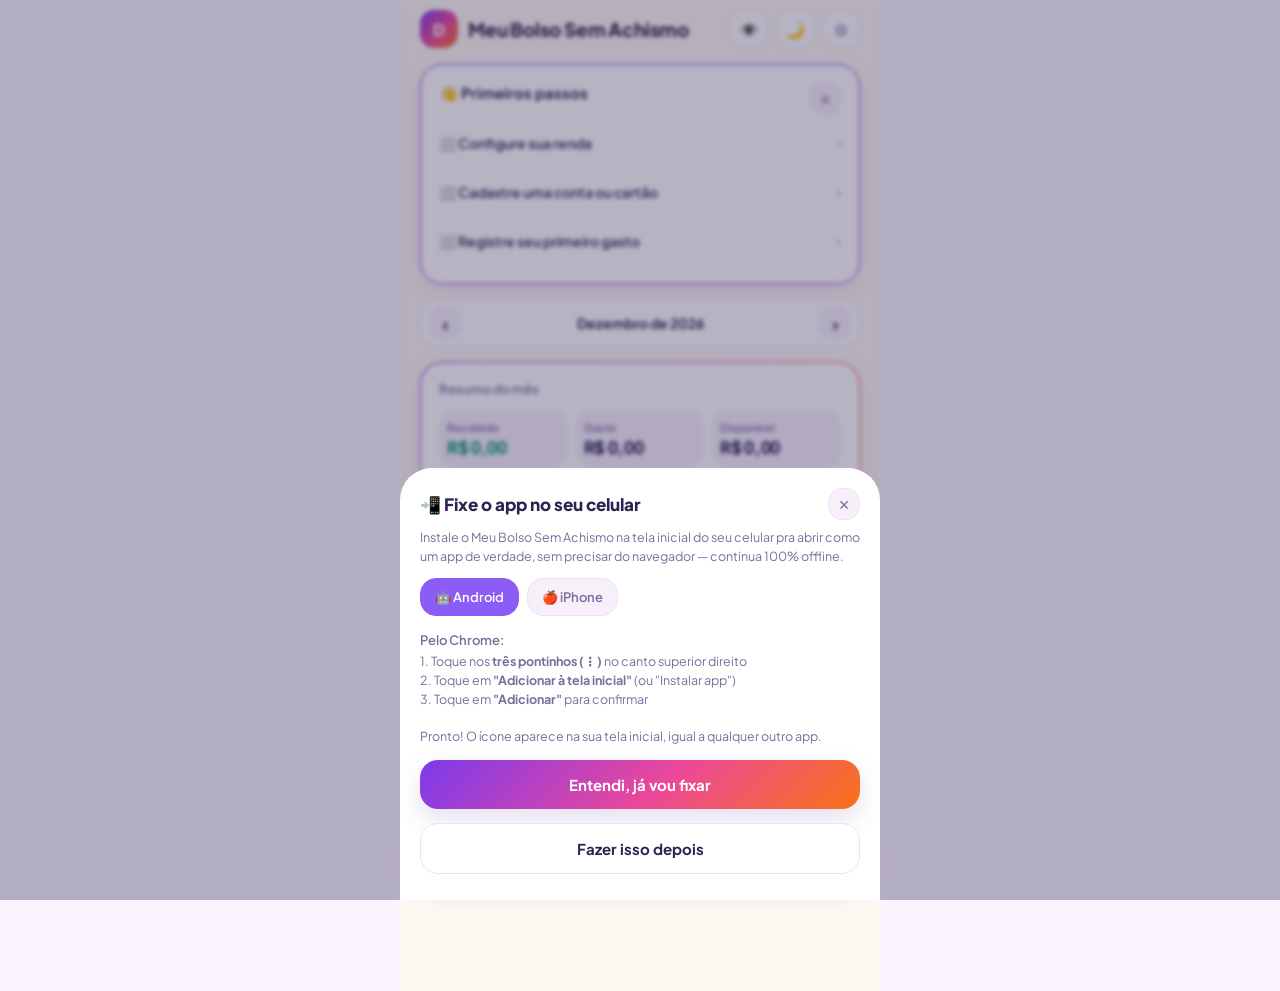
<file: index.html>
<!DOCTYPE html>
<html lang="pt-BR">
<head>
<meta charset="UTF-8">
<meta name="viewport" content="width=device-width, initial-scale=1, maximum-scale=1, viewport-fit=cover">
<title>Meu Bolso Sem Achismo</title>
<meta name="theme-color" content="#0F0E2A">
<link rel="manifest" href="manifest.json">
<link rel="apple-touch-icon" href="icons/icon.svg">
<link rel="icon" href="icons/icon.svg">
<meta name="apple-mobile-web-app-capable" content="yes">
<meta name="apple-mobile-web-app-status-bar-style" content="default">
<meta name="apple-mobile-web-app-title" content="Meu Bolso">
<link rel="preconnect" href="https://fonts.googleapis.com">
<link rel="preconnect" href="https://fonts.gstatic.com" crossorigin>
<link href="https://fonts.googleapis.com/css2?family=Plus+Jakarta+Sans:wght@400;500;600;700;800&display=swap" rel="stylesheet">
<script src="js/theme.js"></script>
<link rel="stylesheet" href="css/style.css">
</head>
<body>

<!-- ============ TELA DE BLOQUEIO (PIN) ============ -->
<div id="lock-screen" style="display:none;position:fixed;inset:0;z-index:200;background:var(--bg);flex-direction:column;align-items:center;justify-content:center;padding:24px;">
  <div style="font-size:44px;margin-bottom:4px;">🔒</div>
  <p style="font-weight:600;margin-bottom:20px;color:var(--text);">Digite seu PIN</p>
  <div id="lock-dots" style="display:flex;gap:12px;margin-bottom:16px;"></div>
  <div id="lock-error" style="color:var(--danger);font-size:13px;margin-bottom:8px;height:16px;"></div>
  <div id="lock-keypad" style="display:grid;grid-template-columns:repeat(3,64px);gap:14px;"></div>
  <button id="btn-forgot-pin" style="margin-top:24px;background:none;border:none;color:var(--text-secondary);font-size:13px;text-decoration:underline;cursor:pointer;">Esqueci meu PIN</button>
</div>
<script>
  (function () {
    if (localStorage.getItem('finapp_pin') && sessionStorage.getItem('finapp_unlocked') !== '1') {
      document.getElementById('lock-screen').style.display = 'flex';
    }
  })();
</script>

<div id="app">

  <div class="appbar">
    <div class="appbar-avatar">D</div>
    <span id="appbar-title">Meu Bolso Sem Achismo</span>
    <div class="appbar-actions">
      <button class="icon-btn" id="btn-toggle-hide" title="Ocultar valores">👁️</button>
      <button class="icon-btn" id="btn-toggle-theme" title="Tema claro/escuro">🌙</button>
      <button class="icon-btn nav-item" data-screen="more" title="Ajustes">⚙️</button>
    </div>
  </div>

  <!-- ============ DASHBOARD ============ -->
  <section class="screen active" id="screen-dashboard">
    <div class="card" id="onboarding-card" style="display:none;border:1px solid var(--primary);">
      <div style="display:flex;justify-content:space-between;align-items:flex-start;">
        <p class="card-title" style="color:var(--text);font-weight:700;font-size:15px;">👋 Primeiros passos</p>
        <button class="close-btn" id="btn-dismiss-onboarding" title="Dispensar">✕</button>
      </div>
      <div id="onboarding-steps" style="margin-top:4px;"></div>
    </div>

    <div class="month-nav" data-month-nav>
      <button class="close-btn" data-month-prev>‹</button>
      <span class="month-nav-label" data-month-label>—</span>
      <button class="close-btn" data-month-next>›</button>
      <button class="chip" data-month-today style="display:none;">Hoje</button>
    </div>

    <div class="card card-hero">
      <div style="display:flex;justify-content:space-between;align-items:flex-start;">
        <p class="card-title" style="margin:0;">Resumo do mês</p>
      </div>
      <div class="summary-grid">
        <div>
          <p class="card-title">Recebido</p>
          <p class="big-number" id="dash-total-income" style="color:var(--success);">R$ 0,00</p>
        </div>
        <div>
          <p class="card-title">Gasto</p>
          <p class="big-number" id="dash-total-spent">R$ 0,00</p>
        </div>
        <div>
          <p class="card-title">Disponível</p>
          <p class="big-number" id="dash-available">R$ 0,00</p>
        </div>
      </div>
      <p class="sub-line" id="dash-comparison">—</p>
      <p class="sub-line" id="dash-available-note" style="margin-top:2px;"></p>
      <div id="dash-benefit-balance" style="margin-top:4px;"></div>
      <div id="dash-other-currencies" style="margin-top:8px;"></div>
    </div>

    <button class="btn btn-primary" id="btn-open-simulate" style="font-size:16px;">💬 Posso gastar isso?</button>

    <div id="dash-alerts"></div>
    <div id="dash-savings-line"></div>

    <div class="section-title">Onde você está gastando mais</div>
    <div class="card" id="dash-chart-categories"></div>

    <button class="btn btn-secondary" id="btn-open-analysis">📊 Ver análise completa</button>
  </section>

  <!-- ============ CONTAS A PAGAR ============ -->
  <section class="screen" id="screen-bills">
    <div class="section-title">Faturas de cartão</div>
    <div id="card-bills-alerts"></div>
    <div class="card" id="card-bills-list"></div>

    <div class="section-title">Contas fixas</div>
    <div id="bills-alerts"></div>
    <div class="card" id="bills-list"></div>
    <button class="btn btn-secondary" id="btn-add-bill">+ Adicionar conta a pagar</button>
  </section>

  <!-- ============ ANÁLISE DETALHADA ============ -->
  <section class="screen" id="screen-analysis">
    <div style="display:flex;align-items:center;gap:6px;margin-bottom:12px;">
      <button class="close-btn" id="btn-analysis-back" style="font-size:22px;">‹</button>
      <p style="font-weight:600;font-size:15px;margin:0;color:var(--text);">Análise detalhada</p>
    </div>

    <div class="section-title">Gastos x receitas (últimos 6 meses)</div>
    <div class="card" id="dash-chart-trend"></div>

    <div class="section-title">Receitas este mês</div>
    <div class="card">
      <p class="card-title">Detalhamento por tipo</p>
      <div id="dash-income-breakdown" style="margin-top:8px;"></div>
    </div>

    <div class="section-title">Orçamento por categoria</div>
    <div class="card" id="dash-budgets"></div>

    <div class="section-title">Transações do mês</div>
    <div class="card" id="dash-transactions"></div>
    <button class="btn btn-secondary" id="btn-open-history">🔎 Ver todas as transações</button>
  </section>

  <!-- ============ CADASTRO ============ -->
  <!-- ============ ORÇAMENTOS ============ -->
  <section class="screen" id="screen-budgets">
    <div class="month-nav" data-month-nav>
      <button class="close-btn" data-month-prev>‹</button>
      <span class="month-nav-label" data-month-label>—</span>
      <button class="close-btn" data-month-next>›</button>
      <button class="chip" data-month-today style="display:none;">Hoje</button>
    </div>

    <div id="budget-total-alert"></div>

    <div class="section-title">Como está o mês</div>
    <div class="card" id="budget-progress"></div>
    <div id="budget-reallocation"></div>

    <div class="section-title">Quanto guardar por mês</div>
    <div class="card" id="savings-plan"></div>

    <div class="section-title">Limites por categoria</div>
    <div class="card">
      <p class="card-title">Defina o limite mensal por categoria</p>
      <div id="budget-inputs"></div>
    </div>
    <div class="card">
      <p class="card-title">Sugestão 50/30/20 (com base na sua renda)</p>
      <div id="budget-suggestion" class="sub-line">Cadastre sua renda em Mais &gt; Perfil para ver a sugestão.</div>
    </div>
  </section>

  <!-- ============ INVESTIMENTOS ============ -->
  <section class="screen" id="screen-investments">
    <div class="card card-hero">
      <p class="card-title">Patrimônio investido</p>
      <p class="big-number" id="inv-total">R$ 0,00</p>
      <div id="inv-other-currencies" style="margin-top:8px;"></div>
    </div>
    <div class="section-title">Guardar dinheiro</div>
    <div class="card">
      <p class="sub-line" style="margin-bottom:4px;">Tire da sua conta e mande direto para onde o dinheiro vai ficar.</p>
      <div class="save-actions">
        <button class="btn btn-secondary" id="btn-save-to-invest">📈 Investir<br><span class="sub-line">corretora, Tesouro, CDB…</span></button>
        <button class="btn btn-secondary" id="btn-save-to-vault">🐷 Guardar<br><span class="sub-line">cofre, caixinha, outra conta</span></button>
      </div>
      <div id="inv-vaults" style="margin-top:6px;"></div>
    </div>
    <div id="inv-alerts"></div>
    <div class="section-title">Alocação por classe (R$)</div>
    <div class="card" id="inv-allocation"></div>
    <div class="section-title">Por corretora (R$)</div>
    <div class="card" id="inv-by-broker"></div>
    <div class="section-title">Por investimento (R$)</div>
    <div class="card" id="inv-by-name"></div>
    <div class="section-title">Aportes e resgates</div>
    <div class="card" id="inv-list"></div>
  </section>

  <!-- ============ MAIS: PERFIL, BACKUP, AJUDA ============ -->
  <section class="screen" id="screen-more">
    <div class="section-title">Segurança</div>
    <div class="card">
      <p class="card-title">Bloqueio por PIN</p>
      <p class="sub-line" id="pin-status">Nenhum PIN configurado.</p>
      <button class="btn btn-primary" id="btn-set-pin">🔒 Criar PIN</button>
      <button class="btn btn-secondary" id="btn-remove-pin" style="display:none;">Remover PIN</button>
    </div>

    <div class="section-title">Aparência</div>
    <div class="card">
      <p class="card-title">Tema do app</p>
      <div class="chip-list" id="theme-chips">
        <div class="chip" data-theme-pref="auto">🌗 Automático</div>
        <div class="chip" data-theme-pref="claro">☀️ Claro</div>
        <div class="chip" data-theme-pref="escuro">🌙 Escuro</div>
      </div>
      <p class="sub-line">No automático, o app segue o tema do seu celular.</p>
    </div>

    <div class="section-title">Notificações</div>
    <div class="card">
      <p class="card-title">Avisar quando uma conta ou fatura vencer</p>
      <p class="sub-line" id="notif-status">Verificando...</p>
      <button class="btn btn-primary" id="btn-enable-notif">🔔 Ativar notificações no aparelho</button>
      <p class="sub-line" style="margin-top:10px;">Como o app é 100% offline, a notificação dispara quando você abre o app e há algo vencendo hoje ou atrasado — não existe alarme com o app fechado sem internet. Abra o app diariamente para não perder nada.</p>
    </div>

    <div class="section-title" id="section-accounts">Contas bancárias e carteira</div>
    <div class="card">
      <p class="card-title">Total em contas e dinheiro físico</p>
      <p class="big-number" id="accounts-total">R$ 0,00</p>
      <div id="accounts-other-currencies" style="margin-top:8px;"></div>
    </div>
    <div class="card" id="accounts-list"></div>
    <button class="btn btn-secondary" id="btn-add-account">+ Adicionar conta, carteira ou cofre</button>
    <button class="btn btn-secondary" id="btn-open-transfer">⇄ Transferir entre contas</button>

    <div class="section-title">Cartões</div>
    <div id="cards-alerts"></div>
    <div class="card" id="cards-list"></div>
    <button class="btn btn-secondary" id="btn-add-card">+ Adicionar cartão</button>

    <div class="section-title">Categorias de gasto</div>
    <div class="card" id="expense-categories-list"></div>
    <button class="btn btn-secondary" id="btn-add-category">+ Adicionar categoria de gasto</button>

    <div class="section-title">Tipos de receita</div>
    <div class="card" id="income-categories-list"></div>
    <button class="btn btn-secondary" id="btn-add-income-category">+ Adicionar tipo de receita</button>

    <div class="section-title">Moedas</div>
    <div class="card">
      <label style="display:flex;align-items:center;gap:8px;cursor:pointer;">
        <input type="checkbox" id="toggle-multi-currency" style="width:auto;">
        <span>Usar outras moedas além de R$ (dólar, bitcoin...)</span>
      </label>
      <p class="sub-line" style="margin-top:6px;">Desligado, tudo fica só em R$ e some o seletor de moeda dos formulários. Sem conversão entre elas — cada moeda soma separada.</p>
    </div>
    <div id="currencies-section" style="display:none;">
      <div class="card" id="currencies-list"></div>
      <button class="btn btn-secondary" id="btn-add-currency">+ Adicionar moeda</button>
    </div>

    <div class="section-title">Receitas que caem todo mês</div>
    <div class="card">
      <p class="sub-line">Cadastre salário, aluguel recebido ou qualquer receita fixa. O app lança sozinho no dia certo — inclusive recuperando meses em que você não abriu o app.</p>
      <div id="recurring-list" style="margin-top:8px;"></div>
      <button class="btn btn-secondary" id="btn-add-recurring" style="margin-top:10px;">+ Nova receita recorrente</button>
    </div>

    <div class="section-title">Backup</div>
    <div class="card">
      <p class="card-title">Exportar ou restaurar seus dados</p>
      <p class="sub-line">Como tudo fica só neste aparelho, exporte um backup de vez em quando e guarde onde quiser (Drive, e-mail para você mesma, pendrive). Se trocar de celular ou limpar o navegador, importe o arquivo para trazer tudo de volta.</p>
      <div id="backup-reminder" class="alert info" style="display:none;margin-bottom:10px;"></div>
      <button class="btn btn-secondary" id="btn-export-backup">⬇️ Exportar backup</button>
      <label class="btn btn-secondary" style="display:block;text-align:center;cursor:pointer;box-sizing:border-box;">
        ⬆️ Importar backup
        <input type="file" id="input-import-backup" accept="application/json" style="display:none;">
      </label>
      <div id="undo-import-wrap" style="display:none;margin-top:12px;padding-top:12px;border-top:1px solid var(--border);">
        <p class="sub-line" id="undo-import-info"></p>
        <button class="btn btn-secondary" id="btn-undo-import" style="margin-top:6px;">↩️ Desfazer importação</button>
      </div>
    </div>

    <div class="section-title">Zona de risco</div>
    <div class="card">
      <p class="card-title">Resetar aplicativo</p>
      <p class="sub-line">Apaga TUDO — gastos, receitas, contas, cartões, investimentos, categorias, PIN — e volta ao estado inicial, como se fosse a primeira vez abrindo o app. Não tem como desfazer. Exporte um backup antes, se quiser guardar seus dados.</p>
      <button class="btn btn-danger" id="btn-reset-app" style="border:1px solid var(--danger);margin-top:8px;">🗑️ Resetar aplicativo</button>
    </div>

    <div class="section-title">Como usar</div>
    <div class="card">
      <p class="card-title">Guia rápido do app</p>
      <button class="btn btn-secondary" id="btn-open-help">❓ Ver instruções de uso</button>
      <button class="btn btn-secondary" id="btn-open-install">📲 Como fixar o app no celular</button>
    </div>

    <div class="section-title" id="section-profile">Perfil</div>
    <div class="card">
      <p class="card-title">Seus dados financeiros</p>
      <div class="two-col">
        <div>
          <label for="profile-income-gross">Renda bruta mensal (R$)</label>
          <input type="number" id="profile-income-gross" inputmode="decimal" placeholder="0,00">
        </div>
        <div>
          <label for="profile-income-net">Renda líquida mensal (R$)</label>
          <input type="number" id="profile-income-net" inputmode="decimal" placeholder="0,00">
        </div>
      </div>
      <p class="sub-line" style="margin-top:2px;">Usamos a renda líquida (o que cai na conta) para calcular metas e sugestões de orçamento.</p>

      <label for="profile-dependents">Número de dependentes</label>
      <input type="number" id="profile-dependents" inputmode="numeric" min="0" value="0">

      <label for="profile-risk">Perfil de risco</label>
      <select id="profile-risk">
        <option>Conservador</option>
        <option selected>Moderado</option>
        <option>Agressivo</option>
      </select>

      <label for="profile-emergency">Reserva de emergência atual (R$)</label>
      <input type="number" id="profile-emergency" inputmode="decimal" placeholder="0,00">

      <label class="chip" style="display:flex;align-items:center;gap:8px;width:fit-content;margin-top:12px;">
        <input type="checkbox" id="profile-debt" style="width:auto;"> Tenho dívidas caras (cartão, cheque especial, empréstimo pessoal)
      </label>
      <label class="chip" style="display:flex;align-items:center;gap:8px;width:fit-content;margin-top:8px;">
        <input type="checkbox" id="profile-debt-cheap" style="width:auto;"> Tenho dívidas baratas (financiamento, consignado)
      </label>
      <p class="sub-line" style="margin-top:6px;">A diferença muda a recomendação: dívida cara costuma render mais quitar do que investir; dívida barata, não necessariamente.</p>

      <button class="btn btn-primary" id="btn-save-profile">Salvar</button>
    </div>

    <div class="card">
      <p class="card-title">Orientação</p>
      <div id="profile-recommendation" class="sub-line"></div>
    </div>

    <div class="card">
      <p class="sub-line">⚠️ Este app dá sugestões educacionais baseadas em regras gerais (reserva de emergência, 50/30/20, diversificação). Não é aconselhamento financeiro personalizado — para decisões importantes, consulte um planejador CFP®. Todos os dados ficam salvos apenas neste aparelho.</p>
    </div>

    <div class="section-title">Sobre</div>
    <div class="card" style="text-align:center;">
      <p style="font-weight:700;font-size:16px;margin:0 0 4px;">💜 Meu Bolso Sem Achismo</p>
      <p class="sub-line" style="margin:0 0 12px;">Controle financeiro pessoal, 100% offline e gratuito.</p>
      <p class="sub-line" style="margin:0 0 12px;font-weight:600;">Este app é gratuito e é proibida a cobrança por ele, por cópias ou redistribuições.</p>
      <a href="https://instagram.com/dani.sem.achismo" target="_blank" rel="noopener" class="btn btn-secondary" style="text-decoration:none;display:block;">📷 @dani.sem.achismo</a>
    </div>
  </section>

  <!-- ============ NAV ============ -->
  <nav class="bottom-nav">
    <button class="nav-item active" data-screen="dashboard"><span class="icon">🏠</span>Início</button>
    <button class="nav-item" data-screen="bills"><span class="icon">🗓️</span>Contas</button>
    <div class="nav-gap"></div>
    <button class="nav-item" data-screen="budgets"><span class="icon">🎯</span>Orçamento</button>
    <button class="nav-item" data-screen="investments"><span class="icon">📈</span>Investir</button>
  </nav>

  <button class="fab" id="fab-add">+</button>

  <!-- ============ MODAL: ADICIONAR TRANSAÇÃO ============ -->
  <div class="modal-overlay" id="modal-tx">
    <div class="modal-sheet">
      <div class="modal-header">
        <h2 id="tx-modal-title">Novo lançamento</h2>
        <button class="close-btn" data-close="modal-tx">✕</button>
      </div>

      <div class="type-toggle">
        <button class="type-btn expense selected" data-type="expense">Gasto</button>
        <button class="type-btn income" data-type="income">Receita</button>
      </div>

      <div class="amount-field">
        <span class="currency-prefix" id="tx-currency-prefix">R$</span>
        <input type="number" id="tx-amount" inputmode="decimal" placeholder="0,00" autofocus aria-label="Valor">
      </div>

      <div id="tx-currency-wrap" style="display:none;">
        <label>Moeda</label>
        <div class="chip-list" id="tx-currency-chips"></div>
      </div>

      <label>Categoria</label>
      <div class="chip-list" id="tx-categories"></div>

      <label for="tx-date">Data</label>
      <input type="date" id="tx-date">

      <label for="tx-desc">Descrição (opcional)</label>
      <input type="text" id="tx-desc" placeholder="Ex: Supermercado">

      <p class="sub-line" id="tx-edit-payment-info" style="display:none;"></p>

      <div id="tx-payment-wrap">
        <label>Forma de pagamento</label>
        <div class="chip-list" id="tx-payment-methods"></div>

        <div id="tx-card-fields" style="display:none;">
          <div class="two-col">
            <div>
              <label for="tx-card-select">Cartão de crédito</label>
              <select id="tx-card-select"></select>
            </div>
            <div>
              <label for="tx-installments">Parcelas (total)</label>
              <input type="number" id="tx-installments" min="1" value="1" inputmode="numeric">
            </div>
          </div>
          <p class="sub-line" id="tx-invoice-hint" style="display:none;"></p>
          <div id="tx-installment-start-wrap" style="display:none;">
            <label for="tx-installment-start">Compra já começou? A partir de qual parcela</label>
            <input type="number" id="tx-installment-start" min="1" value="1" inputmode="numeric">
            <p class="sub-line" style="margin-top:4px;">Ex: compra em 10x, já pagou 6 → coloque "7". Registra só as 4 parcelas que faltam, com o valor de cada uma calculado sobre o total.</p>
          </div>
          <div id="tx-card-name-wrap" style="display:none;">
            <label for="tx-card-name">Nome do cartão</label>
            <input type="text" id="tx-card-name" placeholder="Ex: Nubank">
          </div>
        </div>

        <div id="tx-benefit-fields" style="display:none;">
          <label for="tx-benefit-select">Qual cartão?</label>
          <select id="tx-benefit-select"></select>
        </div>
      </div>

      <div id="tx-account-wrap">
        <label for="tx-account">Conta/Carteira (opcional)</label>
        <select id="tx-account"></select>
      </div>

      <button class="btn btn-primary" id="btn-save-tx">Salvar</button>
      <button class="btn btn-danger" id="btn-delete-tx" style="display:none;">Apagar lançamento</button>
    </div>
  </div>

  <!-- ============ MODAL: NOVO APORTE ============ -->
  <div class="modal-overlay" id="modal-inv">
    <div class="modal-sheet">
      <div class="modal-header">
        <h2 id="inv-modal-title">Novo aporte / resgate</h2>
        <button class="close-btn" data-close="modal-inv">✕</button>
      </div>

      <div class="type-toggle">
        <button class="type-btn income selected" data-movement="aporte">Aporte</button>
        <button class="type-btn expense" data-movement="resgate">Resgate</button>
      </div>

      <label for="inv-amount">Valor</label>
      <input type="number" id="inv-amount" inputmode="decimal" placeholder="0,00">

      <div id="inv-currency-wrap" style="display:none;">
        <label>Moeda</label>
        <div class="chip-list" id="inv-currency-chips"></div>
      </div>

      <label for="inv-account" id="inv-account-label">Sai de qual conta?</label>
      <select id="inv-account"></select>
      <p class="sub-line" id="inv-account-hint" style="margin-top:4px;"></p>

      <label for="inv-class">Classe de ativo</label>
      <select id="inv-class"></select>

      <label for="inv-name">Nome do ativo (opcional)</label>
      <input type="text" id="inv-name" placeholder="Ex: Tesouro IPCA+, PETR4...">

      <label for="inv-broker">Corretora (opcional)</label>
      <input type="text" id="inv-broker" placeholder="Ex: Binance, XP, Rico...">

      <label for="inv-date">Data</label>
      <input type="date" id="inv-date">

      <div class="two-col">
        <div>
          <label for="inv-liquidity">Liquidez</label>
          <select id="inv-liquidity"></select>
        </div>
        <div>
          <label for="inv-maturity">Vencimento (opcional)</label>
          <input type="date" id="inv-maturity">
        </div>
      </div>

      <label for="inv-rate">Rentabilidade / condição</label>
      <input type="text" id="inv-rate" placeholder="Ex: 110% CDI, IPCA+6%...">

      <button class="btn btn-primary" id="btn-save-inv">Salvar</button>
      <button class="btn btn-danger" id="btn-delete-inv" style="display:none;">Apagar registro</button>
    </div>
  </div>

  <!-- ============ MODAL: POSSO GASTAR ISSO? ============ -->
  <div class="modal-overlay" id="modal-simulate">
    <div class="modal-sheet">
      <div class="modal-header">
        <h2>Posso gastar isso?</h2>
        <button class="close-btn" data-close="modal-simulate">✕</button>
      </div>

      <label for="sim-amount">Valor (R$)</label>
      <input type="number" id="sim-amount" inputmode="decimal" placeholder="0,00">

      <label>Categoria</label>
      <div class="chip-list" id="sim-categories"></div>

      <label>Forma de pagamento</label>
      <div class="chip-list" id="sim-payment-methods"></div>

      <div id="sim-installments-wrap" style="display:none;">
        <label for="sim-installments">Vai parcelar? Em quantas vezes</label>
        <input type="number" id="sim-installments" min="1" value="1" inputmode="numeric">
      </div>

      <button class="btn btn-primary" id="btn-calc-simulate">Calcular</button>

      <div id="sim-result" style="margin-top:14px;"></div>

      <button class="btn btn-secondary" id="btn-simulate-to-tx" style="display:none;">Registrar esse gasto</button>
    </div>
  </div>

  <!-- ============ MODAL: NOVA CONTA A PAGAR ============ -->
  <div class="modal-overlay" id="modal-bill">
    <div class="modal-sheet">
      <div class="modal-header">
        <h2 id="bill-modal-title">Nova conta a pagar</h2>
        <button class="close-btn" data-close="modal-bill">✕</button>
      </div>

      <label for="bill-name">Nome</label>
      <input type="text" id="bill-name" placeholder="Ex: Aluguel, Internet, Cartão...">

      <label>Categoria</label>
      <div class="chip-list" id="bill-categories"></div>

      <div class="two-col">
        <div>
          <label for="bill-amount">Valor (R$)</label>
          <input type="number" id="bill-amount" inputmode="decimal" placeholder="0,00">
        </div>
        <div>
          <label for="bill-day">Dia do vencimento</label>
          <input type="number" id="bill-day" min="1" max="31" inputmode="numeric" placeholder="Ex: 10">
        </div>
      </div>

      <label style="display:flex;align-items:center;gap:8px;margin-top:16px;cursor:pointer;">
        <input type="checkbox" id="bill-is-investment" style="width:auto;">
        <span style="font-size:13px;color:var(--text-secondary);">Esse pagamento é um aporte de investimento (ex: previdência, poupança programada)</span>
      </label>
      <div id="bill-investment-fields" style="display:none;">
        <label for="bill-inv-class">Classe do investimento</label>
        <select id="bill-inv-class"></select>

        <label for="bill-inv-broker">Corretora (opcional)</label>
        <input type="text" id="bill-inv-broker" placeholder="Ex: Binance, XP, Rico...">

        <div class="two-col">
          <div>
            <label for="bill-inv-liquidity">Liquidez</label>
            <select id="bill-inv-liquidity"></select>
          </div>
          <div>
            <label for="bill-inv-maturity">Vencimento (opcional)</label>
            <input type="date" id="bill-inv-maturity">
          </div>
        </div>
        <p class="sub-line">Ao marcar essa conta como paga, o valor entra automaticamente como um aporte na tela Investir, em vez de virar uma despesa comum.</p>
      </div>

      <button class="btn btn-primary" id="btn-save-bill">Salvar</button>
      <button class="btn btn-danger" id="btn-delete-bill" style="display:none;">Apagar conta</button>
    </div>
  </div>

  <!-- ============ MODAL: NOVA CONTA/CARTEIRA ============ -->
  <div class="modal-overlay" id="modal-account">
    <div class="modal-sheet">
      <div class="modal-header">
        <h2 id="account-modal-title">Nova conta ou carteira</h2>
        <button class="close-btn" data-close="modal-account">✕</button>
      </div>

      <label for="account-name">Nome</label>
      <input type="text" id="account-name" placeholder="Ex: Nubank, Dinheiro em casa...">

      <label for="account-type">Tipo</label>
      <select id="account-type">
        <option value="banco">Conta bancária</option>
        <option value="carteira">Carteira / dinheiro físico</option>
        <option value="cofre">Cofre / caixinha / reserva (fora do disponível)</option>
      </select>

      <div id="account-currency-wrap" style="display:none;">
        <label for="account-currency">Moeda</label>
        <select id="account-currency"></select>
      </div>

      <label for="account-balance">Saldo atual</label>
      <input type="number" id="account-balance" inputmode="decimal" placeholder="0,00">

      <button class="btn btn-primary" id="btn-save-account">Salvar</button>
      <button class="btn btn-danger" id="btn-delete-account" style="display:none;">Apagar conta</button>
    </div>
  </div>

  <!-- ============ MODAL: NOVO CARTÃO ============ -->
  <div class="modal-overlay" id="modal-recurring">
    <div class="modal-sheet">
      <div class="modal-header">
        <h2 id="rec-modal-title">Nova receita recorrente</h2>
        <button class="close-btn" data-close="modal-recurring">✕</button>
      </div>

      <label for="rec-name">Nome</label>
      <input type="text" id="rec-name" placeholder="Ex: Salário, Aluguel do apê">

      <div class="two-col">
        <div>
          <label for="rec-amount">Valor (R$)</label>
          <input type="number" id="rec-amount" inputmode="decimal" placeholder="0,00">
        </div>
        <div>
          <label for="rec-day">Cai todo dia</label>
          <input type="number" id="rec-day" min="1" max="31" inputmode="numeric" placeholder="Ex: 5">
        </div>
      </div>

      <label for="rec-category">Tipo de receita</label>
      <select id="rec-category"></select>

      <label for="rec-account">Cai em qual conta?</label>
      <select id="rec-account"></select>

      <button class="btn btn-primary" id="btn-save-recurring">Salvar</button>
      <button class="btn btn-danger" id="btn-delete-recurring" style="display:none;">Apagar</button>
    </div>
  </div>

  <div class="modal-overlay" id="modal-card">
    <div class="modal-sheet">
      <div class="modal-header">
        <h2 id="card-modal-title">Novo cartão</h2>
        <button class="close-btn" data-close="modal-card">✕</button>
      </div>

      <label>Tipo</label>
      <div class="chip-list" id="card-kind-chips"></div>

      <label for="card-name">Nome</label>
      <input type="text" id="card-name" placeholder="Ex: Nubank, Sodexo, Ticket...">

      <div id="card-credito-fields">
        <div class="two-col">
          <div>
            <label for="card-due-day">Dia de vencimento da fatura</label>
            <input type="number" id="card-due-day" min="1" max="31" inputmode="numeric" placeholder="Ex: 10">
          </div>
          <div>
            <label for="card-limit">Limite total (R$)</label>
            <input type="number" id="card-limit" inputmode="decimal" placeholder="0,00">
          </div>
        </div>
        <p class="sub-line">A fatura fecha automaticamente 6 dias antes do vencimento — o app já avisa em qual fatura cada compra cai.</p>
      </div>

      <div id="card-beneficio-fields" style="display:none;">
        <div class="two-col">
          <div>
            <label for="card-deposit">Valor que cai por mês (R$)</label>
            <input type="number" id="card-deposit" inputmode="decimal" placeholder="0,00">
          </div>
          <div>
            <label for="card-balance">Saldo disponível hoje (R$)</label>
            <input type="number" id="card-balance" inputmode="decimal" placeholder="0,00">
          </div>
        </div>

        <label style="display:flex;align-items:flex-start;gap:10px;margin-top:14px;cursor:pointer;">
          <input type="checkbox" id="card-auto-recharge" style="width:20px;height:20px;flex:none;margin-top:2px;">
          <span>
            <span style="font-weight:600;">🔄 Recarregar sozinho todo mês</span>
            <span class="sub-line" style="display:block;margin-top:2px;">
              No último dia de cada mês o valor acima entra no saldo do cartão e conta como
              receita do mês, em "Benefício (VA/VR)".
            </span>
          </span>
        </label>
        <div id="card-recharge-info" class="sub-line" style="margin-top:8px;display:none;"></div>
      </div>

      <button class="btn btn-primary" id="btn-save-card">Salvar</button>
      <button class="btn btn-danger" id="btn-delete-card" style="display:none;">Apagar cartão</button>
    </div>
  </div>

  <!-- ============ MODAL: PAGAR FATURA DO CARTÃO ============ -->
  <div class="modal-overlay" id="modal-pay-card">
    <div class="modal-sheet">
      <div class="modal-header">
        <h2>Pagar fatura</h2>
        <button class="close-btn" data-close="modal-pay-card">✕</button>
      </div>

      <p class="card-title" id="pay-card-name" style="font-size:16px;font-weight:600;color:var(--text);">—</p>
      <p class="sub-line" id="pay-card-outstanding">—</p>

      <label>Como você pagou?</label>
      <div id="pay-card-lines" class="pay-lines"></div>
      <button class="chip" id="btn-pay-card-add-line" type="button">+ Dividir em outra conta</button>
      <div id="pay-card-summary" class="pay-summary"></div>

      <label for="pay-card-date">Data</label>
      <input type="date" id="pay-card-date">

      <p class="sub-line" style="margin-top:8px;">Isso só desconta do saldo das contas escolhidas — as compras já foram contadas nas categorias quando você lançou, então isso não soma de novo no seu total de gastos.</p>

      <button class="btn btn-primary" id="btn-save-pay-card">Confirmar pagamento</button>
    </div>
  </div>

  <!-- ============ MODAL: MARCAR CONTA COMO PAGA ============ -->
  <div class="modal-overlay" id="modal-pay-bill">
    <div class="modal-sheet">
      <div class="modal-header">
        <h2>Pagar conta</h2>
        <button class="close-btn" data-close="modal-pay-bill">✕</button>
      </div>

      <p class="card-title" id="pay-bill-name" style="font-size:16px;font-weight:600;color:var(--text);">—</p>

      <label for="pay-bill-amount">Valor da conta este mês (R$)</label>
      <input type="number" id="pay-bill-amount" inputmode="decimal" placeholder="0,00">
      <p class="sub-line" id="pay-bill-amount-hint">Contas como luz e água costumam variar de mês pra mês — ajuste aqui se veio diferente do valor cadastrado, sem precisar editar a conta fixa.</p>
      <p class="sub-line" id="pay-bill-already" style="display:none;"></p>

      <label>Como você está pagando?</label>
      <div id="pay-bill-lines" class="pay-lines"></div>
      <button class="chip" id="btn-pay-bill-add-line" type="button">+ Dividir em outra forma de pagamento</button>
      <div id="pay-bill-summary" class="pay-summary"></div>

      <label for="pay-bill-date">Data</label>
      <input type="date" id="pay-bill-date">

      <button class="btn btn-primary" id="btn-save-pay-bill">Confirmar pagamento</button>
    </div>
  </div>

  <!-- ============ MODAL: CONFIGURAÇÃO INICIAL DO CARTÃO ============ -->
  <div class="modal-overlay" id="modal-card-initial">
    <div class="modal-sheet">
      <div class="modal-header">
        <h2>Lançar situação atual</h2>
        <button class="close-btn" data-close="modal-card-initial">✕</button>
      </div>

      <p class="card-title" id="cardinitial-name" style="font-size:16px;font-weight:600;color:var(--text);">—</p>
      <p class="sub-line">Use isso só na configuração inicial, pra não ter que lançar compra por compra. Entra como um lançamento em "Outros", sem detalhar item por item.</p>

      <label for="cardinitial-current">Fatura deste mês (R$)</label>
      <input type="number" id="cardinitial-current" inputmode="decimal" placeholder="0,00">

      <div class="two-col">
        <div>
          <label for="cardinitial-future-total">Comprometido nos próximos meses (R$)</label>
          <input type="number" id="cardinitial-future-total" inputmode="decimal" placeholder="0,00">
        </div>
        <div>
          <label for="cardinitial-future-months">Em quantos meses</label>
          <input type="number" id="cardinitial-future-months" min="1" value="1" inputmode="numeric">
        </div>
      </div>
      <p class="sub-line" style="margin-top:4px;">Ex: se ainda faltam R$ 900 em 3 meses, o app divide em 3 parcelas de R$ 300 nos próximos meses.</p>

      <button class="btn btn-primary" id="btn-save-card-initial">Salvar</button>
    </div>
  </div>

  <!-- ============ MODAL: CATEGORIA DE GASTO ============ -->
  <div class="modal-overlay" id="modal-category">
    <div class="modal-sheet">
      <div class="modal-header">
        <h2 id="category-modal-title">Nova categoria de gasto</h2>
        <button class="close-btn" data-close="modal-category">✕</button>
      </div>

      <div class="two-col">
        <div style="flex:0 0 70px;">
          <label for="category-icon">Ícone</label>
          <input type="text" id="category-icon" placeholder="🏷️" maxlength="4">
        </div>
        <div>
          <label for="category-name">Nome</label>
          <input type="text" id="category-name" placeholder="Ex: Pet, Filhos, Viagem...">
        </div>
      </div>

      <label for="category-pct">% sugerido da renda líquida</label>
      <input type="number" id="category-pct" min="0" max="100" placeholder="5">

      <button class="btn btn-primary" id="btn-save-category">Salvar</button>
      <button class="btn btn-danger" id="btn-delete-category" style="display:none;">Apagar categoria</button>
    </div>
  </div>

  <!-- ============ MODAL: TIPO DE RECEITA ============ -->
  <div class="modal-overlay" id="modal-income-category">
    <div class="modal-sheet">
      <div class="modal-header">
        <h2 id="income-category-modal-title">Novo tipo de receita</h2>
        <button class="close-btn" data-close="modal-income-category">✕</button>
      </div>

      <div class="two-col">
        <div style="flex:0 0 70px;">
          <label for="income-category-icon">Ícone</label>
          <input type="text" id="income-category-icon" placeholder="➕" maxlength="4">
        </div>
        <div>
          <label for="income-category-name">Nome</label>
          <input type="text" id="income-category-name" placeholder="Ex: Pensão, Bônus...">
        </div>
      </div>

      <button class="btn btn-primary" id="btn-save-income-category">Salvar</button>
      <button class="btn btn-danger" id="btn-delete-income-category" style="display:none;">Apagar tipo de receita</button>
    </div>
  </div>

  <!-- ============ MODAL: MOEDA ============ -->
  <div class="modal-overlay" id="modal-currency">
    <div class="modal-sheet">
      <div class="modal-header">
        <h2 id="currency-modal-title">Nova moeda</h2>
        <button class="close-btn" data-close="modal-currency">✕</button>
      </div>

      <div class="two-col">
        <div>
          <label for="currency-code">Código</label>
          <input type="text" id="currency-code" placeholder="Ex: EUR" maxlength="6" style="text-transform:uppercase;">
        </div>
        <div>
          <label for="currency-symbol">Símbolo</label>
          <input type="text" id="currency-symbol" placeholder="Ex: €" maxlength="6">
        </div>
      </div>

      <label for="currency-decimals">Casas decimais</label>
      <input type="number" id="currency-decimals" min="0" max="8" value="2">

      <button class="btn btn-primary" id="btn-save-currency">Salvar</button>
      <button class="btn btn-danger" id="btn-delete-currency" style="display:none;">Apagar moeda</button>
    </div>
  </div>

  <!-- ============ MODAL: CRIAR/ALTERAR PIN ============ -->
  <div class="modal-overlay" id="modal-set-pin">
    <div class="modal-sheet">
      <div class="modal-header">
        <h2>Criar PIN de acesso</h2>
        <button class="close-btn" data-close="modal-set-pin">✕</button>
      </div>

      <label for="set-pin-1">Novo PIN (4 dígitos)</label>
      <input type="password" id="set-pin-1" inputmode="numeric" maxlength="4" pattern="[0-9]*">

      <label for="set-pin-2">Confirme o PIN</label>
      <input type="password" id="set-pin-2" inputmode="numeric" maxlength="4" pattern="[0-9]*">

      <button class="btn btn-primary" id="btn-save-pin">Salvar PIN</button>
    </div>
  </div>

  <!-- ============ MODAL: TODAS AS TRANSAÇÕES ============ -->
  <div class="modal-overlay" id="modal-history">
    <div class="modal-sheet">
      <div class="modal-header">
        <h2>Todas as transações</h2>
        <button class="close-btn" data-close="modal-history">✕</button>
      </div>

      <input type="text" id="history-search" placeholder="Buscar por descrição ou categoria...">

      <div class="chip-list" id="history-type-filter" style="margin-top:10px;"></div>

      <select id="history-category-filter" style="margin-top:10px;"></select>

      <div class="card" id="history-list" style="margin-top:14px;"></div>
    </div>
  </div>

  <!-- ============ MODAL: COMO USAR ============ -->
  <div class="modal-overlay" id="modal-help">
    <div class="modal-sheet">
      <div class="modal-header">
        <h2>Como usar</h2>
        <button class="close-btn" data-close="modal-help">✕</button>
      </div>

      <p class="sub-line"><strong>Tudo neste app fica salvo só no seu celular.</strong> Não há login, nuvem ou internet envolvida — por isso é importante exportar um backup de vez em quando (veja a seção Backup, em Mais).</p>

      <p class="card-title" style="margin-top:16px;">🏠 Início</p>
      <p class="sub-line">Mostra só o essencial de bater o olho: quanto entrou, quanto saiu e quanto ainda está disponível este mês, alertas de conta/fatura vencendo (com botão de pagar direto) e onde você mais gastou. Use as setas ‹ › no topo para navegar entre meses passados e futuros (toque em "Hoje" para voltar). Toque no 👁️ para ocultar todos os valores na tela. Toque em "📊 Ver análise completa" para os gráficos e detalhes.</p>

      <p class="card-title" style="margin-top:16px;">📊 Análise completa</p>
      <p class="sub-line">Gráfico de gastos x receitas dos últimos 6 meses, detalhamento das receitas por tipo, orçamento por categoria e a lista de transações do mês. Toque em qualquer transação para editar, ou no 🗑️ para apagar. Toque em "Ver todas as transações" para buscar em todo o histórico, filtrando por texto, categoria ou tipo.</p>

      <p class="card-title" style="margin-top:16px;">➕ Lançar um gasto ou receita</p>
      <p class="sub-line">Toque no botão "+". Escolha Gasto ou Receita, valor, categoria e data. Para gastos, escolha a forma de pagamento: Dinheiro, Pix, Débito, Cartão de Crédito, Cartão Alimentação ou Cartão Refeição. Se for cartão de crédito, escolha o cartão cadastrado e o número de parcelas — o app cria automaticamente um lançamento em cada mês futuro. Ao escolher o cartão, aparece um aviso dizendo em qual fatura a compra vai cair (a fatura fecha automaticamente 6 dias antes do vencimento) — útil pra saber se vale esperar uns dias antes de comprar. Se ligar a um banco/carteira ou cartão benefício, o saldo é debitado/creditado sozinho.</p>

      <p class="card-title" style="margin-top:16px;">💬 Posso gastar isso?</p>
      <p class="sub-line">Antes de gastar, simule: informe valor, categoria, forma de pagamento e parcelas. O app compara com o que resta no orçamento daquela categoria este mês e diz se dá para gastar e quanto sobra (ou quanto vai faltar).</p>

      <p class="card-title" style="margin-top:16px;">🗓️ Contas a pagar</p>
      <p class="sub-line">Reúne tudo que tem vencimento: as faturas dos cartões de crédito cadastrados (valor e dia de vencimento, calculado sozinho) e as contas fixas (aluguel, internet, assinaturas, luz, água). Toque em "Marcar como paga" pra confirmar o pagamento — o valor pode ser ajustado ali na hora, útil pra contas que variam de mês pra mês (ex: cadastrou luz como R$ 50, mas veio R$ 68 esse mês). Escolha também de qual conta ou carteira saiu o dinheiro, pra descontar o saldo certinho (fica "— nenhuma —" se não quiser vincular). Pagar a fatura do cartão funciona igual, e não conta de novo nos gastos (as compras já foram contadas quando lançadas). Se marcar uma conta fixa como "aporte de investimento", o valor confirmado vira aporte na tela Investir em vez de gasto.</p>

      <p class="card-title" style="margin-top:16px;">🎯 Orçamento</p>
      <p class="sub-line">Defina um limite mensal de gasto para cada categoria — também navegável por mês. Se você já sabe quanto costuma gastar (ex: R$ 400 em Alimentação), digite o valor em R$ direto: o app calcula sozinho quanto isso representa da sua renda líquida em %. Cada categoria também vem com um percentual sugerido, baseado em boas práticas (ex: Moradia ~28%, Alimentação ~14%) — editável em Mais. Você pode tocar em "Usar" para aplicar o valor sugerido como limite.</p>

      <p class="card-title" style="margin-top:16px;">📈 Investir</p>
      <p class="sub-line">Registre aportes e resgates por classe de ativo (Renda Fixa, Ações, FIIs, Cripto, Outros), com nome, corretora, liquidez, rentabilidade/condição e vencimento (para renda fixa). Use o mesmo nome em todo aporte de um investimento recorrente (ex: "Previdência XP") para somar tudo na seção "Por investimento". O app avisa se sua carteira está muito concentrada em uma classe ou com risco acima do seu perfil.</p>

      <p class="card-title" style="margin-top:16px;">☰ Mais</p>
      <p class="sub-line">
        Fica tudo que você configura uma vez e usa no dia a dia — depois do cadastro inicial, é uma tela que você quase não precisa mais visitar:<br><br>
        <strong>Segurança:</strong> crie um PIN de 4 dígitos para travar o app — ele pede o PIN toda vez que for aberto. Guardado só no aparelho; "Esqueci meu PIN" remove a trava sem apagar seus dados.<br><br>
        <strong>Notificações:</strong> ative para receber um aviso no aparelho quando algo vencer hoje (só dispara quando você abre o app, já que é tudo offline). A notificação tem um botão de ação — toque nele pra marcar a conta como paga (ou abrir o pagamento da fatura) direto, sem precisar abrir o app e procurar.<br><br>
        <strong>Contas bancárias e carteira:</strong> seus bancos e o dinheiro físico que você tem em casa — o app atualiza o saldo sozinho quando você usa Pix/Débito/Dinheiro num lançamento.<br><br>
        <strong>Cartões:</strong> cartões de crédito (dia de vencimento e limite total) e cartões de vale alimentação/refeição (valor que cai por mês e saldo). O pagamento da fatura fica na aba Contas a pagar. Se já usa o cartão e não quer lançar compra por compra, toque em "Lançar situação atual" e informe a fatura de agora + o total que falta pagar nos próximos meses de uma vez.<br><br>
        <strong>Categorias de gasto:</strong> as categorias que aparecem ao lançar um gasto. Vêm algumas prontas (Alimentação, Transporte...), mas você pode criar, editar ou apagar as suas (ex: Pet, Filhos).<br><br>
        <strong>Tipos de receita:</strong> o mesmo, mas para o que você recebe (Salário, Adiantamento, Aluguel recebido, Freelance...).<br><br>
        <strong>Moedas:</strong> por padrão só R$, mas você pode adicionar outras (dólar, bitcoin, o que quiser). Elas não se convertem entre si — cada uma soma separada (ex: R$ 800 + US$ 50, nunca vira um número só). Cartões de crédito/benefício continuam sempre em R$; dinheiro, Pix, débito, receitas, contas e investimentos podem usar qualquer moeda cadastrada.<br><br>
        <strong>Backup:</strong> exporte um arquivo com todos os seus dados e guarde em segurança; importe para restaurar.<br><br>
        <strong>Resetar aplicativo:</strong> apaga tudo e volta ao estado inicial, com confirmação em duas etapas antes de executar (não tem como desfazer — exporte um backup antes se quiser guardar algo).<br><br>
        <strong>Perfil:</strong> renda bruta/líquida, dependentes, perfil de risco e reserva de emergência — usados para as sugestões de orçamento e investimento.<br><br>
        <strong>Fixar o app no celular:</strong> passo a passo para adicionar o app na tela inicial do seu celular (Android ou iPhone), pra abrir como um app de verdade sem precisar do navegador. Aparece sozinho no primeiro acesso, mas pode ser visto de novo a qualquer momento aqui em Mais.
      </p>

      <p class="card-title" style="margin-top:16px;">⚠️ Importante</p>
      <p class="sub-line">As sugestões deste app são educacionais, baseadas em regras gerais. Não substituem um planejador financeiro (CFP®) para decisões importantes. Seus dados nunca saem do aparelho — cuide do backup.</p>
    </div>
  </div>

  <!-- ============ MODAL: FIXAR O APP NO CELULAR (PWA install) ============ -->
  <div class="modal-overlay" id="modal-install" style="z-index:260;">
    <div class="modal-sheet">
      <div class="modal-header">
        <h2>📲 Fixe o app no seu celular</h2>
        <button class="close-btn" data-close="modal-install">✕</button>
      </div>
      <p class="sub-line">Instale o Meu Bolso Sem Achismo na tela inicial do seu celular pra abrir como um app de verdade, sem precisar do navegador — continua 100% offline.</p>

      <div class="chip-list" id="install-os-chips">
        <div class="chip selected" data-install-os="android">🤖 Android</div>
        <div class="chip" data-install-os="ios">🍎 iPhone</div>
      </div>

      <div id="install-steps-android">
        <p class="card-title" style="margin-top:16px;">Pelo Chrome:</p>
        <p class="sub-line">
          1. Toque nos <strong>três pontinhos (⋮)</strong> no canto superior direito<br>
          2. Toque em <strong>"Adicionar à tela inicial"</strong> (ou "Instalar app")<br>
          3. Toque em <strong>"Adicionar"</strong> para confirmar<br><br>
          Pronto! O ícone aparece na sua tela inicial, igual a qualquer outro app.
        </p>
      </div>
      <div id="install-steps-ios" style="display:none;">
        <p class="card-title" style="margin-top:16px;">Pelo Safari:</p>
        <p class="sub-line">
          1. Toque no ícone de <strong>compartilhar</strong> (quadrado com uma seta pra cima), na barra de baixo<br>
          2. Role as opções e toque em <strong>"Adicionar à Tela de Início"</strong><br>
          3. Toque em <strong>"Adicionar"</strong> no canto superior direito<br><br>
          Pronto! O ícone aparece na sua tela de início, igual a qualquer outro app.<br><br>
          <em>Precisa ser pelo Safari — no iPhone, o Chrome não consegue instalar apps na tela inicial.</em>
        </p>
      </div>

      <button class="btn btn-primary" id="btn-install-done">Entendi, já vou fixar</button>
      <button class="btn btn-secondary" id="btn-install-later">Fazer isso depois</button>
    </div>
  </div>

  <!-- ============ MODAL: ALERTAS ============ -->
  <div class="modal-overlay" id="modal-alerts">
    <div class="modal-sheet">
      <div class="modal-header">
        <h2>Alertas</h2>
        <button class="close-btn" data-close="modal-alerts">✕</button>
      </div>
      <div id="alerts-list"></div>
    </div>
  </div>

  <!-- ============ MODAL: TRANSFERIR / GUARDAR ============ -->
  <div class="modal-overlay" id="modal-transfer">
    <div class="modal-sheet">
      <div class="modal-header">
        <h2 id="transfer-modal-title">Transferir entre contas</h2>
        <button class="close-btn" data-close="modal-transfer">✕</button>
      </div>

      <div class="amount-field">
        <label for="transfer-amount">Valor (R$)</label>
        <input type="number" id="transfer-amount" inputmode="decimal" placeholder="0,00">
      </div>

      <label for="transfer-from">Sai de</label>
      <select id="transfer-from"></select>

      <label for="transfer-to">Vai para</label>
      <select id="transfer-to"></select>
      <p class="sub-line" id="transfer-hint" style="margin-top:4px;"></p>

      <label for="transfer-date">Data</label>
      <input type="date" id="transfer-date">

      <label for="transfer-desc">Descrição (opcional)</label>
      <input type="text" id="transfer-desc" placeholder="Ex: reserva de emergência, viagem...">

      <button class="btn btn-primary" id="btn-save-transfer">Transferir</button>
      <button class="btn btn-secondary" id="btn-transfer-new-vault">🐷 Criar um cofre novo</button>
    </div>
  </div>

  <!-- ============ MODAL: AVISO (substitui alert nativo) ============ -->
  <!-- z-index acima da tela de bloqueio (200) para funcionar mesmo com PIN ativo -->
  <div class="modal-overlay" id="modal-appalert" style="z-index:250;">
    <div class="modal-sheet" style="max-width:400px;">
      <p id="appalert-message" style="color:var(--text);font-size:15px;line-height:1.5;margin:4px 0 4px;">—</p>
      <button class="btn btn-primary" id="btn-appalert-ok">Entendi</button>
    </div>
  </div>

  <!-- ============ MODAL: CONFIRMAÇÃO (substitui confirm nativo) ============ -->
  <div class="modal-overlay" id="modal-appconfirm" style="z-index:250;">
    <div class="modal-sheet" style="max-width:400px;">
      <p id="appconfirm-message" style="color:var(--text);font-size:15px;line-height:1.5;margin:4px 0 4px;">—</p>
      <button class="btn btn-primary" id="btn-appconfirm-ok">Confirmar</button>
      <button class="btn btn-secondary" id="btn-appconfirm-cancel">Cancelar</button>
    </div>
  </div>

</div>

<script src="js/storage.js"></script>
<script src="js/calc.js"></script>
<script src="js/app.js"></script>
<script>
  // Liga os chips de tema e o botão 🌙 do topo ao MBTheme (js/theme.js).
  (function () {
    function paint() {
      var pref = window.MBTheme.get();
      document.querySelectorAll('#theme-chips .chip').forEach(function (c) {
        c.classList.toggle('selected', c.dataset.themePref === pref);
      });
    }
    document.querySelectorAll('#theme-chips .chip').forEach(function (c) {
      c.addEventListener('click', function () { window.MBTheme.set(c.dataset.themePref); paint(); });
    });
    var btn = document.getElementById('btn-toggle-theme');
    if (btn) btn.addEventListener('click', function () { window.MBTheme.toggle(); paint(); });
    paint();
  })();
</script>
</body>
</html>
</file>
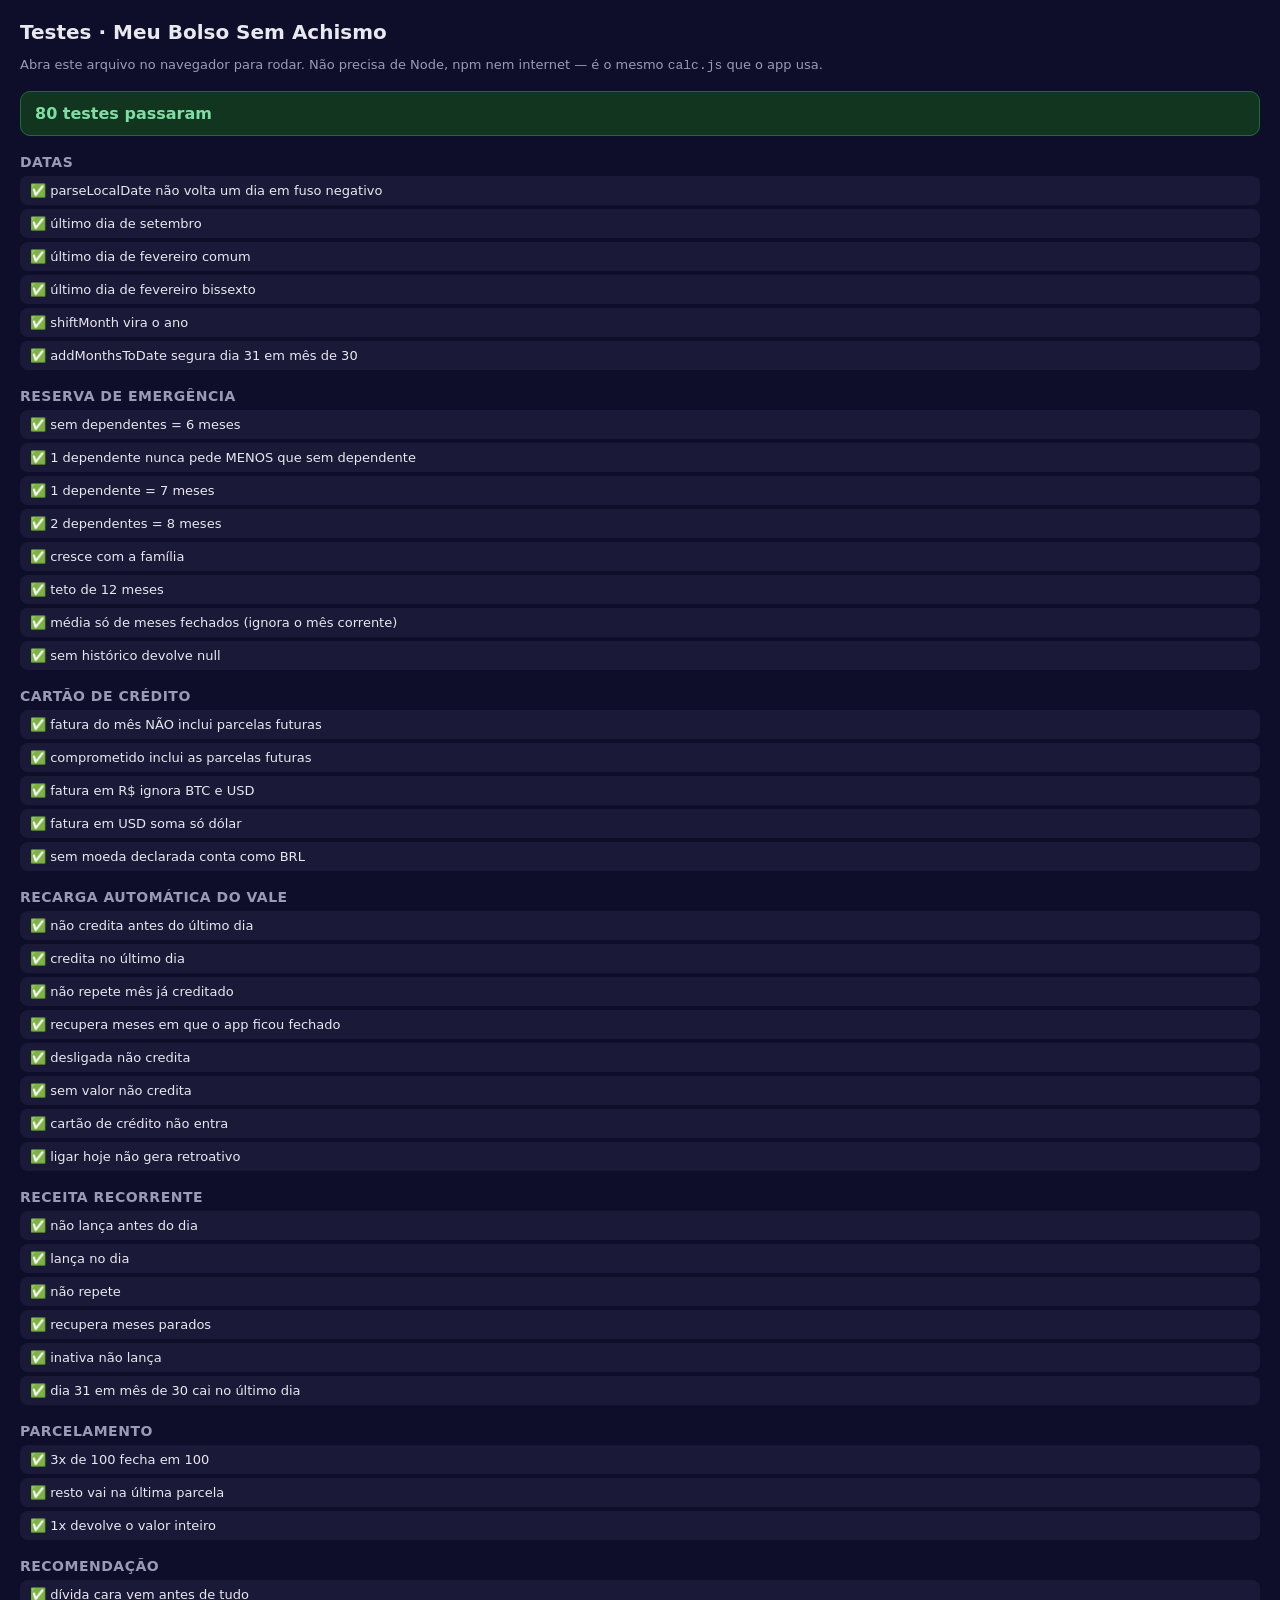
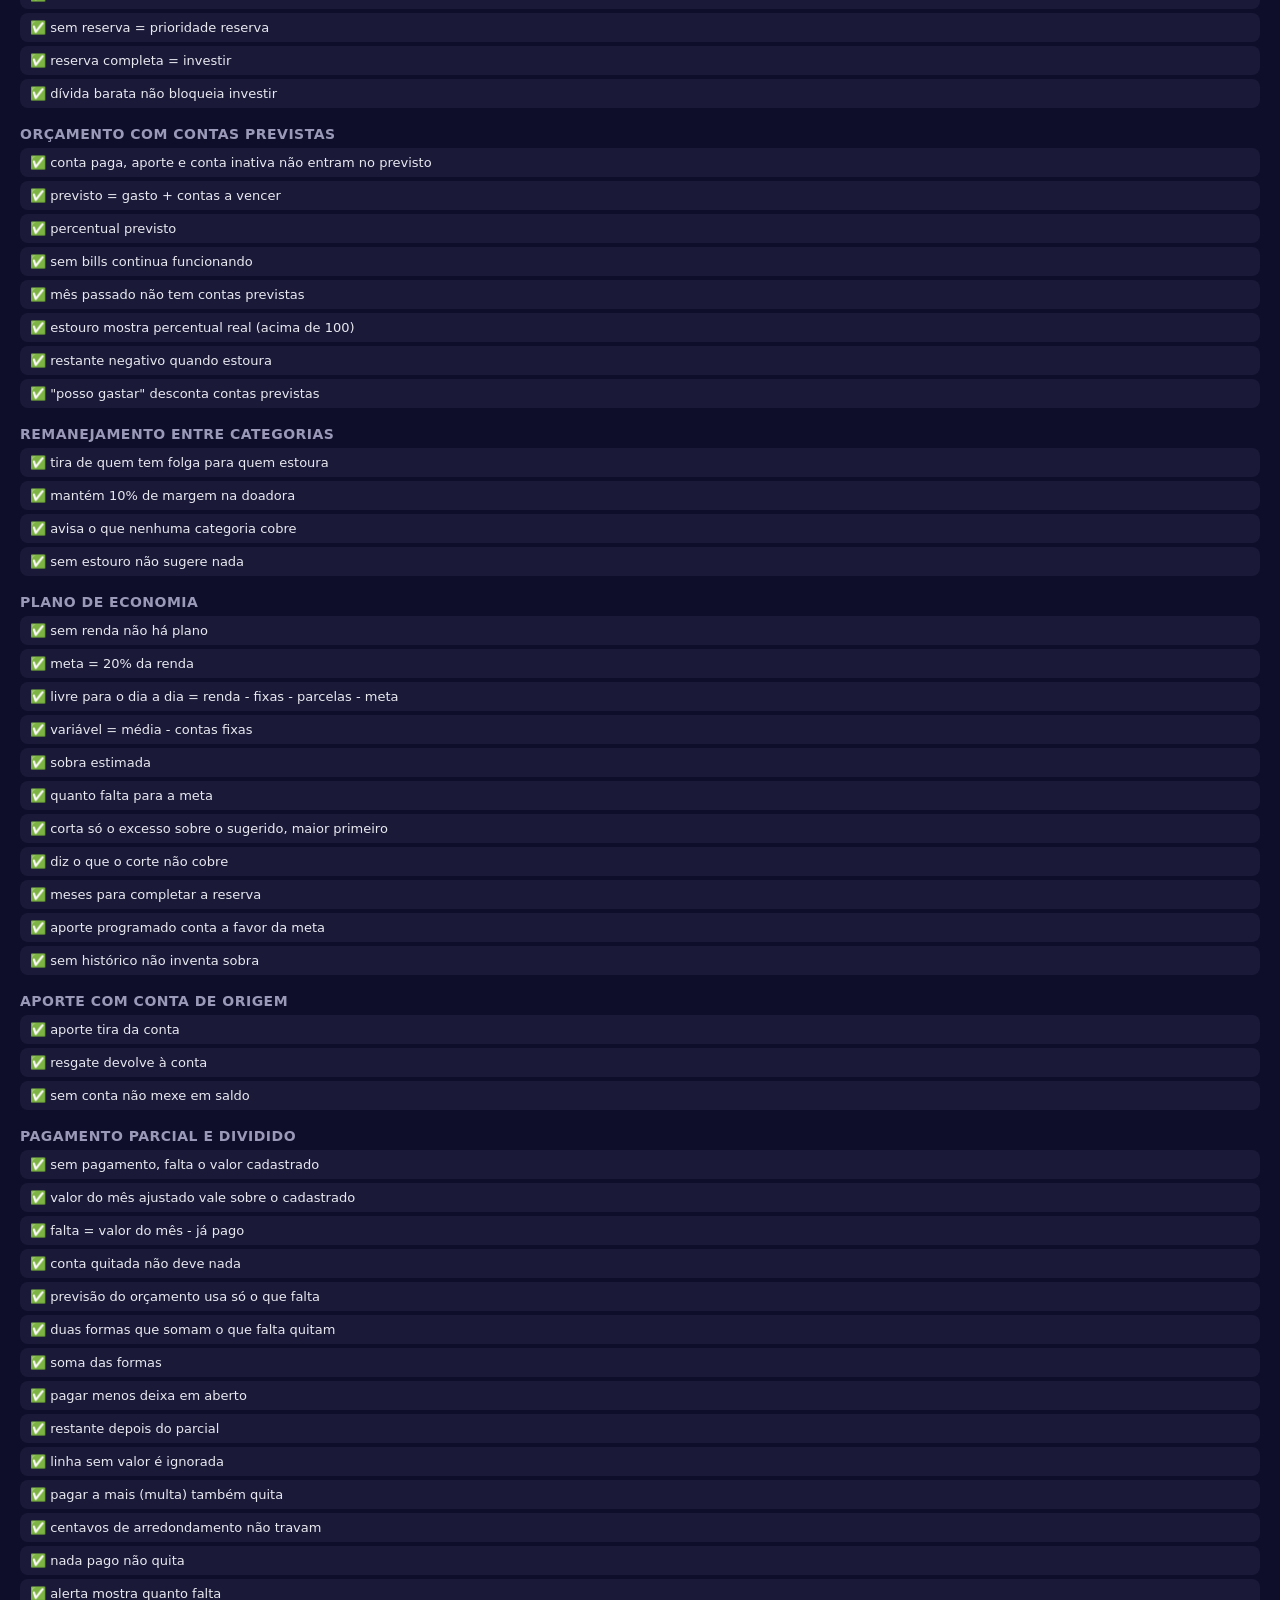
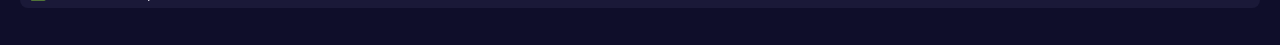
<file: tests.html>
<!DOCTYPE html>
<html lang="pt-BR">
<head>
<meta charset="UTF-8">
<meta name="viewport" content="width=device-width, initial-scale=1">
<title>Testes · Meu Bolso Sem Achismo</title>
<style>
  body { font-family: system-ui, -apple-system, sans-serif; background:#0F0E2A; color:#E8E8F0; margin:0; padding:20px; }
  h1 { font-size:20px; margin:0 0 4px; }
  .sub { color:#9A9AB8; font-size:13px; margin-bottom:18px; }
  .resumo { padding:12px 14px; border-radius:10px; font-weight:600; margin-bottom:18px; }
  .tudo-ok { background:#12351F; color:#7CE0A3; border:1px solid #1F6B3C; }
  .falhou { background:#3A1620; color:#FF9BB0; border:1px solid #7A2438; }
  .grupo { margin-bottom:18px; }
  .grupo h2 { font-size:14px; text-transform:uppercase; letter-spacing:.5px; color:#9A9AB8; margin:0 0 6px; }
  .caso { padding:7px 10px; border-radius:8px; margin-bottom:4px; font-size:13px; background:#1A1938; }
  .ok::before { content:"✅ "; }
  .erro { background:#2A1420; color:#FF9BB0; }
  .erro::before { content:"❌ "; }
  .detalhe { display:block; color:#9A9AB8; font-size:12px; margin-top:3px; }
</style>
</head>
<body>

<h1>Testes · Meu Bolso Sem Achismo</h1>
<p class="sub">Abra este arquivo no navegador para rodar. Não precisa de Node, npm nem internet — é o mesmo <code>calc.js</code> que o app usa.</p>
<div id="resumo" class="resumo">Rodando…</div>
<div id="saida"></div>

<script src="js/calc.js"></script>
<script>
// Mini runner: sem framework, sem dependência. O objetivo é que rodar os testes
// nunca dependa de instalar nada — igual ao app, que roda offline.
const resultados = [];
let grupoAtual = 'geral';

function grupo(nome, fn) { grupoAtual = nome; fn(); }

function teste(nome, esperado, obtido) {
  const a = JSON.stringify(esperado);
  const b = JSON.stringify(obtido);
  resultados.push({ grupo: grupoAtual, nome, ok: a === b, esperado: a, obtido: b });
}

// ---------------------------------------------------------------- datas
grupo('Datas', () => {
  teste('parseLocalDate não volta um dia em fuso negativo',
    1, Calc.parseLocalDate('2026-09-01').getDate());
  teste('último dia de setembro', '2026-09-30', Calc.lastDayOfMonth('2026-09'));
  teste('último dia de fevereiro comum', '2027-02-28', Calc.lastDayOfMonth('2027-02'));
  teste('último dia de fevereiro bissexto', '2028-02-29', Calc.lastDayOfMonth('2028-02'));
  teste('shiftMonth vira o ano', '2027-01', Calc.shiftMonth('2026-12', 1));
  teste('addMonthsToDate segura dia 31 em mês de 30', '2026-04-30', Calc.addMonthsToDate('2026-03-31', 1));
});

// ------------------------------------------------- reserva de emergência
grupo('Reserva de emergência', () => {
  const meses = (d) => Calc.emergencyFundTarget(1000, d) / 1000;
  teste('sem dependentes = 6 meses', 6, meses(0));
  teste('1 dependente nunca pede MENOS que sem dependente', true, meses(1) >= meses(0));
  teste('1 dependente = 7 meses', 7, meses(1));
  teste('2 dependentes = 8 meses', 8, meses(2));
  teste('cresce com a família', true, meses(3) > meses(2));
  teste('teto de 12 meses', 12, meses(20));

  const txs = [
    { type:'expense', amount:1000, date:'2026-06-10', currency:'BRL' },
    { type:'expense', amount:2000, date:'2026-07-10', currency:'BRL' },
    { type:'expense', amount:3000, date:'2026-08-10', currency:'BRL' },
  ];
  const media = Calc.averageMonthlyExpenses(txs, 3);
  teste('média só de meses fechados (ignora o mês corrente)', true, media === null || media > 0);
  teste('sem histórico devolve null', null, Calc.averageMonthlyExpenses([], 3));
});

// ------------------------------------------------------ cartão de crédito
grupo('Cartão de crédito', () => {
  const parcelado = [
    { cardId:'c1', type:'expense', amount:100, date: Calc.currentMonthKey()+'-15', currency:'BRL' },
    { cardId:'c1', type:'expense', amount:100, date: Calc.shiftMonth(Calc.currentMonthKey(),1)+'-15', currency:'BRL' },
    { cardId:'c1', type:'expense', amount:100, date: Calc.shiftMonth(Calc.currentMonthKey(),2)+'-15', currency:'BRL' },
  ];
  teste('fatura do mês NÃO inclui parcelas futuras', 100, Calc.cardInvoiceTotal('c1', parcelado));
  teste('comprometido inclui as parcelas futuras', 300, Calc.cardCommitted('c1', parcelado));

  const multimoeda = [
    { cardId:'c2', type:'expense', amount:200,  date: Calc.currentMonthKey()+'-10', currency:'BRL' },
    { cardId:'c2', type:'expense', amount:0.01, date: Calc.currentMonthKey()+'-11', currency:'BTC' },
    { cardId:'c2', type:'expense', amount:50,   date: Calc.currentMonthKey()+'-12', currency:'USD' },
  ];
  teste('fatura em R$ ignora BTC e USD', 200, Calc.cardInvoiceTotal('c2', multimoeda));
  teste('fatura em USD soma só dólar', 50, Calc.cardInvoiceTotal('c2', multimoeda, Calc.currentMonthKey(), 'USD'));
  teste('sem moeda declarada conta como BRL', 200, Calc.cardInvoiceTotal('c2', multimoeda));
});

// --------------------------------------------------- recarga automática
grupo('Recarga automática do vale', () => {
  const base = { kind:'refeicao', monthlyDeposit:500, autoRecharge:true, rechargeSince:'2026-09', rechargedMonths:[] };
  const p = (card, hoje) => Calc.pendingRechargeMonths(card, hoje);

  teste('não credita antes do último dia', [], p(base, '2026-09-29'));
  teste('credita no último dia', ['2026-09'], p(base, '2026-09-30'));
  teste('não repete mês já creditado', [], p({...base, rechargedMonths:['2026-09']}, '2026-09-30'));
  teste('recupera meses em que o app ficou fechado', ['2026-09','2026-10','2026-11'], p(base, '2026-11-30'));
  teste('desligada não credita', [], p({...base, autoRecharge:false}, '2026-12-31'));
  teste('sem valor não credita', [], p({...base, monthlyDeposit:0}, '2026-12-31'));
  teste('cartão de crédito não entra', [], p({...base, kind:'credito'}, '2026-12-31'));
  teste('ligar hoje não gera retroativo', [], p({...base, rechargeSince:'2026-12'}, '2026-12-15'));
});

// -------------------------------------------------- receita recorrente
grupo('Receita recorrente', () => {
  const salario = { amount:5000, payDay:5, since:'2026-09', postedMonths:[], active:true };
  const meses = (item, hoje) => Calc.pendingIncomeMonths(item, hoje).map((x) => x.month);

  teste('não lança antes do dia', [], meses(salario, '2026-09-04'));
  teste('lança no dia', ['2026-09'], meses(salario, '2026-09-05'));
  teste('não repete', [], meses({...salario, postedMonths:['2026-09']}, '2026-09-20'));
  teste('recupera meses parados', ['2026-09','2026-10'], meses(salario, '2026-10-06'));
  teste('inativa não lança', [], meses({...salario, active:false}, '2026-12-31'));

  const dia31 = { amount:100, payDay:31, since:'2026-11', postedMonths:[], active:true };
  teste('dia 31 em mês de 30 cai no último dia', '2026-11-30', Calc.pendingIncomeMonths(dia31, '2026-11-30')[0].date);
});

// ------------------------------------------------------------ parcelas
grupo('Parcelamento', () => {
  teste('3x de 100 fecha em 100', 100, Calc.splitInstallments(100, 3).reduce((a,b)=>a+b,0));
  teste('resto vai na última parcela', [33.33,33.33,33.34], Calc.splitInstallments(100, 3));
  teste('1x devolve o valor inteiro', [50], Calc.splitInstallments(50, 1));
});

// ----------------------------------------------------- recomendação CFP
grupo('Recomendação', () => {
  const r = (o) => Calc.progressRecommendation(o).priority;
  teste('dívida cara vem antes de tudo', 0, r({emergencyBalance:99999, emergencyTarget:1000, hasDebt:true, debtHigh:true}));
  teste('sem reserva = prioridade reserva', 1, r({emergencyBalance:0, emergencyTarget:10000, hasDebt:false}));
  teste('reserva completa = investir', 3, r({emergencyBalance:10000, emergencyTarget:10000, hasDebt:false}));
  teste('dívida barata não bloqueia investir', 3, r({emergencyBalance:10000, emergencyTarget:10000, hasDebt:false, hasCheapDebt:true}));
});

// ------------------------------------------- orçamento com contas previstas
grupo('Orçamento com contas previstas', () => {
  const mes = Calc.currentMonthKey();
  const budgets = [
    { category:'Moradia', month:mes, limitAmount:1000 },
    { category:'Lazer', month:mes, limitAmount:500 },
  ];
  const txs = [
    { type:'expense', category:'Moradia', amount:600, date: mes+'-05', currency:'BRL' },
    { type:'expense', category:'Lazer', amount:100, date: mes+'-06', currency:'BRL' },
  ];
  const bills = [
    { name:'Luz', category:'Moradia', amount:300, dueDay:20, paidMonths:[], active:true },
    { name:'Condomínio', category:'Moradia', amount:250, dueDay:10, paidMonths:[mes], active:true },
    { name:'Previdência', category:'Moradia', amount:999, dueDay:10, paidMonths:[], active:true, isInvestment:true },
    { name:'Antiga', category:'Moradia', amount:999, dueDay:10, paidMonths:[], active:false },
  ];
  const st = Calc.budgetStatus(budgets, txs, mes, bills);
  const moradia = st.find((s) => s.category === 'Moradia');
  teste('conta paga, aporte e conta inativa não entram no previsto', 300, moradia.committed);
  teste('previsto = gasto + contas a vencer', 900, moradia.projected);
  teste('percentual previsto', 90, moradia.projectedPercent);
  teste('sem bills continua funcionando', 0, Calc.budgetStatus(budgets, txs, mes).find((s) => s.category === 'Moradia').committed);
  teste('mês passado não tem contas previstas', {}, Calc.committedBillsByCategory(bills, Calc.shiftMonth(mes, -1)));

  const estourado = Calc.budgetStatus(budgets, [...txs, { type:'expense', category:'Moradia', amount:300, date: mes+'-07', currency:'BRL' }], mes, bills)
    .find((s) => s.category === 'Moradia');
  teste('estouro mostra percentual real (acima de 100)', 120, Math.round(estourado.projectedPercent));
  teste('restante negativo quando estoura', -200, estourado.remaining);

  const sim = Calc.canSpend({ amount: 200, installments: 1, budgetStatus: moradia });
  teste('"posso gastar" desconta contas previstas', false, sim.canSpend);
});

grupo('Remanejamento entre categorias', () => {
  const st = [
    { category:'Moradia', limitAmount:1000, projected:1200 },
    { category:'Lazer', limitAmount:500, projected:100 },
    { category:'Saúde', limitAmount:200, projected:190 },
  ];
  const moves = Calc.reallocationSuggestions(st);
  teste('tira de quem tem folga para quem estoura', [{ from:'Lazer', to:'Moradia', amount:200 }], moves);

  const pouca = Calc.reallocationSuggestions([
    { category:'Moradia', limitAmount:1000, projected:1500 },
    { category:'Lazer', limitAmount:500, projected:100 },
  ]);
  teste('mantém 10% de margem na doadora', 350, pouca[0].amount);
  teste('avisa o que nenhuma categoria cobre', { from:null, to:'Moradia', amount:150 }, pouca[1]);
  teste('sem estouro não sugere nada', [], Calc.reallocationSuggestions([{ category:'Lazer', limitAmount:500, projected:100 }]));
});

grupo('Plano de economia', () => {
  teste('sem renda não há plano', null, Calc.savingsPlan({ income: 0 }));
  const p = Calc.savingsPlan({
    income: 5000, fixedBills: 2000, installments: 300, avgExpenses: 4500,
    variableByCategory: { 'Lazer': 1000, 'Alimentação': 900, 'Saúde': 100 },
    recommendedPct: { 'Lazer': 12, 'Alimentação': 14 },
    emergencyGap: 3000,
  });
  teste('meta = 20% da renda', 1000, p.target);
  teste('livre para o dia a dia = renda - fixas - parcelas - meta', 1700, p.freeForVariable);
  teste('variável = média - contas fixas', 2500, p.variable);
  teste('sobra estimada', 200, p.estimatedSavings);
  teste('quanto falta para a meta', 800, p.gap);
  teste('corta só o excesso sobre o sugerido, maior primeiro', [{ category:'Lazer', current:1000, suggested:600, cut:400 }, { category:'Alimentação', current:900, suggested:700, cut:200 }], p.cuts);
  teste('diz o que o corte não cobre', 200, p.uncovered);
  teste('meses para completar a reserva', 3, p.monthsToReserve);

  const comAporte = Calc.savingsPlan({ income: 5000, investmentBills: 400 });
  teste('aporte programado conta a favor da meta', 600, comAporte.toSetAside);
  teste('sem histórico não inventa sobra', null, comAporte.estimatedSavings);
});

grupo('Aporte com conta de origem', () => {
  teste('aporte tira da conta', -300, Calc.investmentAccountDelta({ accountId:'a', movement:'aporte', amount:300 }));
  teste('resgate devolve à conta', 300, Calc.investmentAccountDelta({ accountId:'a', movement:'resgate', amount:300 }));
  teste('sem conta não mexe em saldo', 0, Calc.investmentAccountDelta({ movement:'aporte', amount:300 }));
});

grupo('Pagamento parcial e dividido', () => {
  const mes = Calc.currentMonthKey();
  const luz = { name:'Luz', category:'Moradia', amount:250, dueDay:20, paidMonths:[], active:true };
  teste('sem pagamento, falta o valor cadastrado', 250, Calc.billRemaining(luz, mes));

  const parcial = { ...luz, partialPaid:{ [mes]:100 }, monthAmount:{ [mes]:230 } };
  teste('valor do mês ajustado vale sobre o cadastrado', 230, Calc.billAmountForMonth(parcial, mes));
  teste('falta = valor do mês - já pago', 130, Calc.billRemaining(parcial, mes));
  teste('conta quitada não deve nada', 0, Calc.billRemaining({ ...parcial, paidMonths:[mes] }, mes));
  teste('previsão do orçamento usa só o que falta', { Moradia:130 }, Calc.committedBillsByCategory([parcial], mes));

  const dividido = Calc.paymentSplitSummary([{ source:'acc:a', amount:80 }, { source:'card:c', amount:50 }], 230, 100);
  teste('duas formas que somam o que falta quitam', true, dividido.settles);
  teste('soma das formas', 130, dividido.paying);

  const meio = Calc.paymentSplitSummary([{ source:'acc:a', amount:100 }], 250, 0);
  teste('pagar menos deixa em aberto', false, meio.settles);
  teste('restante depois do parcial', 150, meio.remainingAfter);
  teste('linha sem valor é ignorada', 1, Calc.paymentSplitSummary([{ source:'acc:a', amount:10 }, { source:'none', amount:0 }], 10).lines.length);
  teste('pagar a mais (multa) também quita', true, Calc.paymentSplitSummary([{ source:'acc:a', amount:260 }], 250).settles);
  teste('centavos de arredondamento não travam', true, Calc.paymentSplitSummary([{ amount:33.33 }, { amount:33.33 }, { amount:33.34 }], 100).settles);
  teste('nada pago não quita', false, Calc.paymentSplitSummary([], 0).settles);

  const alerta = Calc.billAlerts([{ ...parcial, dueDay: new Date().getDate() }], mes)[0];
  teste('alerta mostra quanto falta', true, !!alerta && alerta.message.includes('faltam'));
});

// ------------------------------------------------------------- render
const porGrupo = {};
resultados.forEach((r) => { (porGrupo[r.grupo] = porGrupo[r.grupo] || []).push(r); });

const falhas = resultados.filter((r) => !r.ok);
const resumo = document.getElementById('resumo');
resumo.className = 'resumo ' + (falhas.length ? 'falhou' : 'tudo-ok');
resumo.textContent = falhas.length
  ? `${falhas.length} de ${resultados.length} testes falharam`
  : `${resultados.length} testes passaram`;

document.getElementById('saida').innerHTML = Object.entries(porGrupo).map(([nome, casos]) => `
  <div class="grupo">
    <h2>${nome}</h2>
    ${casos.map((c) => `
      <div class="caso ${c.ok ? 'ok' : 'erro'}">${c.nome}
        ${c.ok ? '' : `<span class="detalhe">esperado ${c.esperado} · obtido ${c.obtido}</span>`}
      </div>`).join('')}
  </div>`).join('');
</script>

</body>
</html>
</file>
<file: css/style.css>
/* ============================================================
   Meu Bolso Sem Achismo — visual v2 (claro + escuro)
   Substitui css/style.css. Mantém TODOS os nomes de classe
   originais, então o HTML e o app.js continuam funcionando.
   O tema vem do atributo data-theme no <html> (ver js/theme.js).
   ============================================================ */

:root {
  --brand-gradient: linear-gradient(135deg, #7C3AED 0%, #EC4899 55%, #F97316 100%);
  --radius-lg: 26px;
  --radius: 22px;
  --radius-sm: 16px;
  --shadow-card: 0 6px 20px rgba(91, 58, 140, 0.10);
  --shadow-float: 0 10px 26px rgba(91, 58, 140, 0.16);
  --font: 'Plus Jakarta Sans', -apple-system, BlinkMacSystemFont, 'Segoe UI', system-ui, sans-serif;
}

/* ---------- TEMA CLARO (padrão) ---------- */
html, html[data-theme="claro"] {
  --primary: #7C3AED;
  --accent: #DB2777;
  --success: #0E9A6C;
  --warning: #B4530A;
  --danger: #D0244F;
  --bg: #FFF9F4;
  --page-bg: #FBF4FF;
  --surface: #FFFFFF;
  --surface-2: #F7F0FB;
  --text: #2B2350;
  --text-secondary: #786F9B;
  --text-muted: #A79FC0;
  --border: #EDE2F4;
  --divider: #F3EBF8;
}

/* ---------- TEMA ESCURO ---------- */
html[data-theme="escuro"] {
  --primary: #A78BFA;
  --accent: #F0ABFC;
  --success: #34D399;
  --warning: #FDBA74;
  --danger: #FDA4AF;
  --bg: #0F0E2A;
  --page-bg: #0A0920;
  --surface: #1B1836;
  --surface-2: #241F47;
  --text: #F5F3FF;
  --text-secondary: #A5A0C2;
  --text-muted: #6C669B;
  --border: #33305A;
  --divider: #2A2750;
  --shadow-card: 0 6px 20px rgba(0, 0, 0, 0.35);
  --shadow-float: 0 10px 26px rgba(0, 0, 0, 0.45);
}

* { box-sizing: border-box; }

html, body {
  margin: 0;
  padding: 0;
  background: var(--page-bg);
  color: var(--text);
  font-family: var(--font);
  -webkit-tap-highlight-color: transparent;
  -webkit-font-smoothing: antialiased;
}

a { color: var(--primary); }
a:hover { color: var(--accent); }

#app {
  max-width: 480px;
  margin: 0 auto;
  min-height: 100vh;
  padding-bottom: 118px;
  background: var(--bg);
  position: relative;
}

/* ---------- HEADER ---------- */
.appbar {
  position: sticky;
  top: 0;
  z-index: 10;
  background: var(--bg);
  border: none;
  padding: calc(10px + env(safe-area-inset-top)) 20px 12px;
  font-size: 19px;
  font-weight: 800;
  letter-spacing: -0.01em;
  display: flex;
  align-items: center;
  gap: 10px;
}
.appbar .appbar-actions { margin-left: auto; display: flex; gap: 8px; }
.appbar .icon-btn {
  width: 38px; height: 38px;
  border-radius: 15px;
  background: var(--surface);
  border: 1px solid var(--border);
  color: var(--text-secondary);
  font-size: 16px;
  display: flex; align-items: center; justify-content: center;
  cursor: pointer;
  font-family: inherit;
  padding: 0;
}
.appbar .icon-btn.active { color: var(--accent); border-color: var(--primary); }
.appbar .nav-item { flex: 0 0 auto; gap: 0; font-size: 16px; }
.appbar-avatar {
  width: 38px; height: 38px; border-radius: 14px;
  background: var(--brand-gradient);
  color: #fff; font-weight: 800; font-size: 16px;
  display: flex; align-items: center; justify-content: center;
  flex: 0 0 auto;
}

.screen { display: none; padding: 4px 20px 8px; }
.screen.active { display: block; }

/* ---------- NAVEGAÇÃO DE MÊS ---------- */
.month-nav {
  display: flex;
  align-items: center;
  justify-content: space-between;
  gap: 8px;
  background: var(--surface);
  border: 1px solid var(--border);
  border-radius: var(--radius-sm);
  padding: 6px 8px;
  margin-bottom: 16px;
}
.month-nav-label { font-size: 14px; font-weight: 700; text-align: center; flex: 1; }
.month-nav .close-btn {
  font-size: 18px; font-weight: 700;
  width: 32px; height: 32px;
  border-radius: 12px;
  background: var(--surface-2);
  border: none;
  color: var(--text);
}

/* ---------- CARDS ---------- */
.card {
  background: var(--surface);
  border: 1px solid var(--border);
  border-radius: var(--radius);
  padding: 18px;
  margin-bottom: 16px;
  box-shadow: var(--shadow-card);
}
/* Card em destaque (resumo do mês / patrimônio): borda em gradiente.
   Adicione class="card card-hero" no HTML onde quiser o destaque. */
.card-hero {
  border: none;
  background:
    linear-gradient(var(--surface), var(--surface)) padding-box,
    var(--brand-gradient) border-box;
  border: 1.5px solid transparent;
}

.card-title { font-size: 13px; color: var(--text-secondary); font-weight: 600; margin: 0 0 4px; }
.big-number {
  font-size: 34px; font-weight: 800; margin: 0;
  letter-spacing: -0.02em;
  font-variant-numeric: tabular-nums;
}
.sub-line { font-size: 12.5px; color: var(--text-secondary); margin-top: 4px; line-height: 1.5; }

.summary-grid {
  display: grid;
  /* minmax(0, 1fr): sem isso a coluna não encolhe e "R$ 5.000,00" vaza do card no celular */
  grid-template-columns: repeat(3, minmax(0, 1fr));
  gap: 8px;
  margin-top: 14px;
}
.summary-grid > div {
  background: var(--surface-2);
  border-radius: 15px;
  padding: 10px 12px;
}
.summary-grid .card-title { font-size: 11px; margin-bottom: 2px; }
.summary-grid > div { min-width: 0; padding: 10px 8px; }
.summary-grid .big-number { font-size: clamp(12px, 3.3vw, 17px); white-space: nowrap; overflow: hidden; text-overflow: ellipsis; }

.section-title {
  font-size: 13px;
  font-weight: 700;
  color: var(--text);
  text-transform: none;
  letter-spacing: 0;
  margin: 22px 0 10px;
}

/* ---------- LISTAS ---------- */
.cat-row,
.tx-item,
.list-row-input {
  display: flex;
  align-items: center;
  justify-content: space-between;
  padding: 15px 0;
  border-bottom: 1px solid var(--divider);
}
.cat-row:last-child, .tx-item:last-child, .list-row-input:last-child { border-bottom: none; }
.list-row-input { gap: 10px; }
.list-row-input input { max-width: 130px; }

.cat-name { display: flex; align-items: center; gap: 10px; font-size: 14px; font-weight: 600; }
.cat-values { font-size: 12.5px; color: var(--text-secondary); text-align: right; font-variant-numeric: tabular-nums; }

.progress-bar {
  height: 8px;
  border-radius: 5px;
  background: var(--surface-2);
  overflow: hidden;
  margin-top: 8px;
}
.progress-fill { height: 100%; border-radius: 5px; transition: width .25s ease; }
.status-ok { background: var(--success); }
.status-aviso { background: #F97316; }
.status-ultrapassado { background: #F43F5E; }

.tx-left { display: flex; align-items: center; gap: 12px; min-width: 0; }
.tx-icon {
  width: 38px; height: 38px; border-radius: 14px;
  background: var(--surface-2);
  display: flex; align-items: center; justify-content: center;
  font-size: 17px; flex: 0 0 auto;
}
.tx-desc { font-size: 14px; font-weight: 600; }
.tx-date { font-size: 11.5px; color: var(--text-secondary); }
.tx-amount { font-size: 14px; font-weight: 700; font-variant-numeric: tabular-nums; }
.tx-amount.income { color: var(--success); }
.tx-amount.expense { color: var(--text); }
.tx-amount.transfer { color: var(--text-secondary); }

/* ---------- ALERTAS ---------- */
.alert {
  border-radius: var(--radius);
  padding: 14px 16px;
  font-size: 13px;
  font-weight: 600;
  margin-bottom: 12px;
  line-height: 1.45;
}
.alert.critical { background: rgba(244, 63, 94, 0.10); color: var(--danger); border: 1px solid rgba(244, 63, 94, 0.32); }
.alert.warning { background: rgba(249, 115, 22, 0.10); color: var(--warning); border: 1px solid rgba(249, 115, 22, 0.34); }
.alert.info { background: rgba(139, 92, 246, 0.10); color: var(--primary); border: 1px solid rgba(139, 92, 246, 0.32); }

.empty-state { text-align: center; color: var(--text-secondary); font-size: 13px; padding: 28px 0; }

/* ---------- FORMULÁRIOS ---------- */
label { display: block; font-size: 12.5px; color: var(--text-secondary); font-weight: 600; margin: 14px 0 6px; }
input, select, textarea {
  width: 100%;
  padding: 13px 14px;
  border-radius: 15px;
  border: 1px solid var(--border);
  font-size: 16px;
  background: var(--surface-2);
  color: var(--text);
  font-family: inherit;
}
input:focus, select:focus, textarea:focus {
  outline: none;
  border-color: var(--primary);
  box-shadow: 0 0 0 3px rgba(124, 58, 237, 0.16);
}
textarea { resize: vertical; min-height: 60px; }

.amount-field {
  display: flex; align-items: baseline; justify-content: center; gap: 6px;
  margin: 22px 0 6px;
}
.amount-field .currency-prefix { font-size: 22px; font-weight: 700; color: var(--text-secondary); }
.amount-field input {
  width: auto; max-width: 230px;
  border: none; background: transparent; padding: 0;
  font-size: 46px; font-weight: 800; text-align: center;
  letter-spacing: -0.02em;
  color: var(--text);
  font-variant-numeric: tabular-nums;
}
.amount-field input:focus { outline: none; box-shadow: none; }
.amount-field input::placeholder { color: var(--text-muted); }

.type-toggle {
  display: flex; gap: 6px;
  background: var(--surface-2);
  border-radius: 18px;
  padding: 4px;
  margin-top: 10px;
}
.type-btn {
  flex: 1; padding: 11px; text-align: center;
  border-radius: 14px; border: none;
  font-size: 13.5px; font-weight: 700;
  cursor: pointer; background: transparent;
  color: var(--text-secondary);
  font-family: inherit;
}
.type-btn.selected.expense { background: #F43F5E; color: #fff; }
.type-btn.selected.income { background: #0E9A6C; color: #fff; }

/* ---------- BOTÕES ---------- */
.btn {
  display: block; width: 100%;
  padding: 15px;
  border-radius: 18px;
  border: none;
  font-size: 15px; font-weight: 700;
  cursor: pointer;
  margin-top: 14px;
  font-family: inherit;
}
.btn-primary { background: var(--brand-gradient); color: #fff; box-shadow: var(--shadow-float); }
.btn-secondary { background: var(--surface); color: var(--text); border: 1px solid var(--border); }
.btn-danger { background: transparent; color: var(--danger); }
.btn:active { transform: translateY(1px); }

.chip-list { display: flex; flex-wrap: wrap; gap: 8px; margin-top: 8px; }
.chip {
  padding: 10px 14px;
  border-radius: 16px;
  border: 1px solid var(--border);
  font-size: 13px; font-weight: 600;
  cursor: pointer;
  background: var(--surface-2);
  color: var(--text-secondary);
}
.chip.selected { background: #8B5CF6; color: #fff; border-color: #8B5CF6; }

/* ---------- BARRA INFERIOR FLUTUANTE + BOTÃO CENTRAL ---------- */
.bottom-nav {
  position: fixed;
  bottom: calc(16px + env(safe-area-inset-bottom));
  left: 50%;
  transform: translateX(-50%);
  width: calc(100% - 32px);
  max-width: 448px;
  height: 66px;
  background: var(--surface);
  border: 1px solid var(--border);
  border-radius: var(--radius-lg);
  box-shadow: var(--shadow-float);
  display: flex;
  align-items: center;
  z-index: 20;
}
.nav-item {
  flex: 1;
  padding: 0;
  text-align: center;
  font-size: 10.5px;
  font-weight: 700;
  color: var(--text-muted);
  cursor: pointer;
  border: none;
  background: none;
  font-family: inherit;
  display: flex;
  flex-direction: column;
  align-items: center;
  gap: 3px;
}
.nav-item .icon { font-size: 19px; display: block; }
.nav-item .icon svg { width: 23px; height: 23px; display: block; }
.nav-item.active { color: var(--accent); }
/* espaço reservado para o botão central */
.nav-gap { flex: 0 0 70px; }

.fab {
  position: fixed;
  bottom: calc(38px + env(safe-area-inset-bottom));
  left: 50%;
  transform: translateX(-50%);
  width: 58px; height: 58px;
  border-radius: 20px;
  background: var(--brand-gradient);
  color: #fff;
  font-size: 26px;
  border: 4px solid var(--bg);
  box-shadow: 0 8px 22px rgba(236, 72, 153, 0.42);
  cursor: pointer;
  z-index: 21;
  display: flex; align-items: center; justify-content: center;
  line-height: 1; padding: 0;
}

/* ---------- ORÇAMENTO ---------- */
.budget-row { padding: 14px 0; border-bottom: 1px solid var(--divider); }
.budget-row:last-child { border-bottom: none; }
.budget-pct-line {
  display: flex; align-items: center; gap: 6px; flex-wrap: wrap;
  margin-top: 8px; font-size: 12px; color: var(--text-secondary);
}
.budget-pct-line .pct-input { width: 56px; padding: 6px 8px; font-size: 13px; border-radius: 12px; }
.budget-pct-line .chip { padding: 5px 11px; font-size: 12px; margin-left: auto; }

/* ---------- MODAIS / BOTTOM SHEETS ---------- */
.modal-overlay {
  position: fixed; inset: 0;
  background: rgba(43, 35, 80, 0.34);
  backdrop-filter: blur(2px);
  display: none;
  align-items: flex-end;
  justify-content: center;
  z-index: 30;
}
html[data-theme="escuro"] .modal-overlay { background: rgba(6, 5, 21, 0.6); }
.modal-overlay.active { display: flex; }
.modal-sheet {
  background: var(--surface);
  width: 100%;
  max-width: 480px;
  border-radius: 32px 32px 0 0;
  padding: 20px 20px calc(26px + env(safe-area-inset-bottom));
  max-height: 88vh;
  overflow-y: auto;
  animation: sheetUp .24s ease-out;
}
@keyframes sheetUp { from { transform: translateY(100%); } to { transform: translateY(0); } }
.modal-header { display: flex; justify-content: space-between; align-items: center; margin-bottom: 8px; }
.modal-header h2 { font-size: 17px; font-weight: 800; margin: 0; }
.close-btn {
  background: var(--surface-2);
  border: 1px solid var(--border);
  width: 32px; height: 32px;
  border-radius: 14px;
  font-size: 14px;
  color: var(--text-secondary);
  cursor: pointer;
  display: flex; align-items: center; justify-content: center;
  padding: 0;
  font-family: inherit;
}

.two-col { display: flex; gap: 10px; }
.two-col > * { flex: 1; }

@media (prefers-reduced-motion: reduce) {
  * { animation: none !important; transition: none !important; }
}

/* ---------- ALERTAS RECOLHIDOS (tela inicial) ---------- */
.alert-summary {
  width: 100%;
  display: flex;
  align-items: center;
  justify-content: space-between;
  gap: 10px;
  text-align: left;
  font: inherit;
  font-size: 13.5px;
  font-weight: 700;
  padding: 13px 16px;
  margin-bottom: 12px;
  border-radius: var(--radius);
  cursor: pointer;
}
.alert-summary.critical { background: rgba(244, 63, 94, 0.10); color: var(--danger); border: 1px solid rgba(244, 63, 94, 0.32); }
.alert-summary.warning { background: rgba(249, 115, 22, 0.10); color: var(--warning); border: 1px solid rgba(249, 115, 22, 0.34); }
.alert-summary.info { background: rgba(139, 92, 246, 0.10); color: var(--primary); border: 1px solid rgba(139, 92, 246, 0.32); }
.alert-summary-cta { font-size: 12.5px; white-space: nowrap; opacity: .85; }

/* ---------- BARRA DE ORÇAMENTO COM PREVISÃO ---------- */
.budget-progress-row { display: block; }
.budget-progress-head { display: flex; justify-content: space-between; align-items: baseline; gap: 10px; flex-wrap: wrap; }
.budget-progress-head .cat-values strong { color: var(--text); }
.budget-bar { position: relative; height: 10px; }
.budget-bar .progress-fill { position: absolute; left: 0; top: 0; border-radius: 5px 0 0 5px; }
.progress-committed {
  position: absolute;
  top: 0;
  height: 100%;
  opacity: .55;
  background-image: repeating-linear-gradient(45deg, rgba(255,255,255,.45) 0 4px, transparent 4px 8px);
}
.progress-limit {
  position: absolute;
  top: -3px;
  bottom: -3px;
  width: 2px;
  margin-left: -1px;
  background: var(--text);
  border-radius: 1px;
}
.budget-bar { overflow: visible; }
.budget-verdict { font-weight: 700; }
.budget-verdict.over { color: var(--danger); }
.budget-verdict.ok { color: var(--success); }

.realloc-card { border: 1px solid var(--primary); }
.realloc-row { display: flex; justify-content: space-between; align-items: center; gap: 10px; padding: 10px 0; font-size: 13.5px; border-bottom: 1px solid var(--divider); }
.realloc-row:last-of-type { border-bottom: none; }

/* ---------- PLANO DE ECONOMIA ---------- */
.savings-target { margin-bottom: 4px; }
.savings-steps { margin: 6px 0 10px 18px; padding: 0; font-size: 13.5px; line-height: 1.5; color: var(--text); }
.savings-steps li { margin-bottom: 6px; }

/* ---------- GUARDAR DINHEIRO ---------- */
.save-actions { display: grid; grid-template-columns: 1fr 1fr; gap: 10px; margin-top: 8px; }
.save-actions .btn { margin: 0; line-height: 1.3; padding: 12px 8px; }
.save-actions .sub-line { font-weight: 500; font-size: 11.5px; }

/* ---------- PAGAMENTO DIVIDIDO / PARCIAL ---------- */
.pay-lines { display: flex; flex-direction: column; gap: 8px; margin-bottom: 8px; }
.pay-line { display: grid; grid-template-columns: minmax(0, 1fr) 92px auto; gap: 8px; align-items: center; }
.pay-line select, .pay-line input { min-width: 0; }
.pay-line input { text-align: right; font-variant-numeric: tabular-nums; }
.pay-summary {
  margin-top: 10px;
  padding: 11px 14px;
  border-radius: 14px;
  background: var(--surface-2);
  font-size: 13px;
  line-height: 1.5;
  color: var(--text-secondary);
}
.pay-summary .ok { color: var(--success); font-weight: 700; }
.pay-summary .warn { color: var(--warning); font-weight: 700; }
.partial-note { color: var(--warning); font-weight: 600; }
</file>
